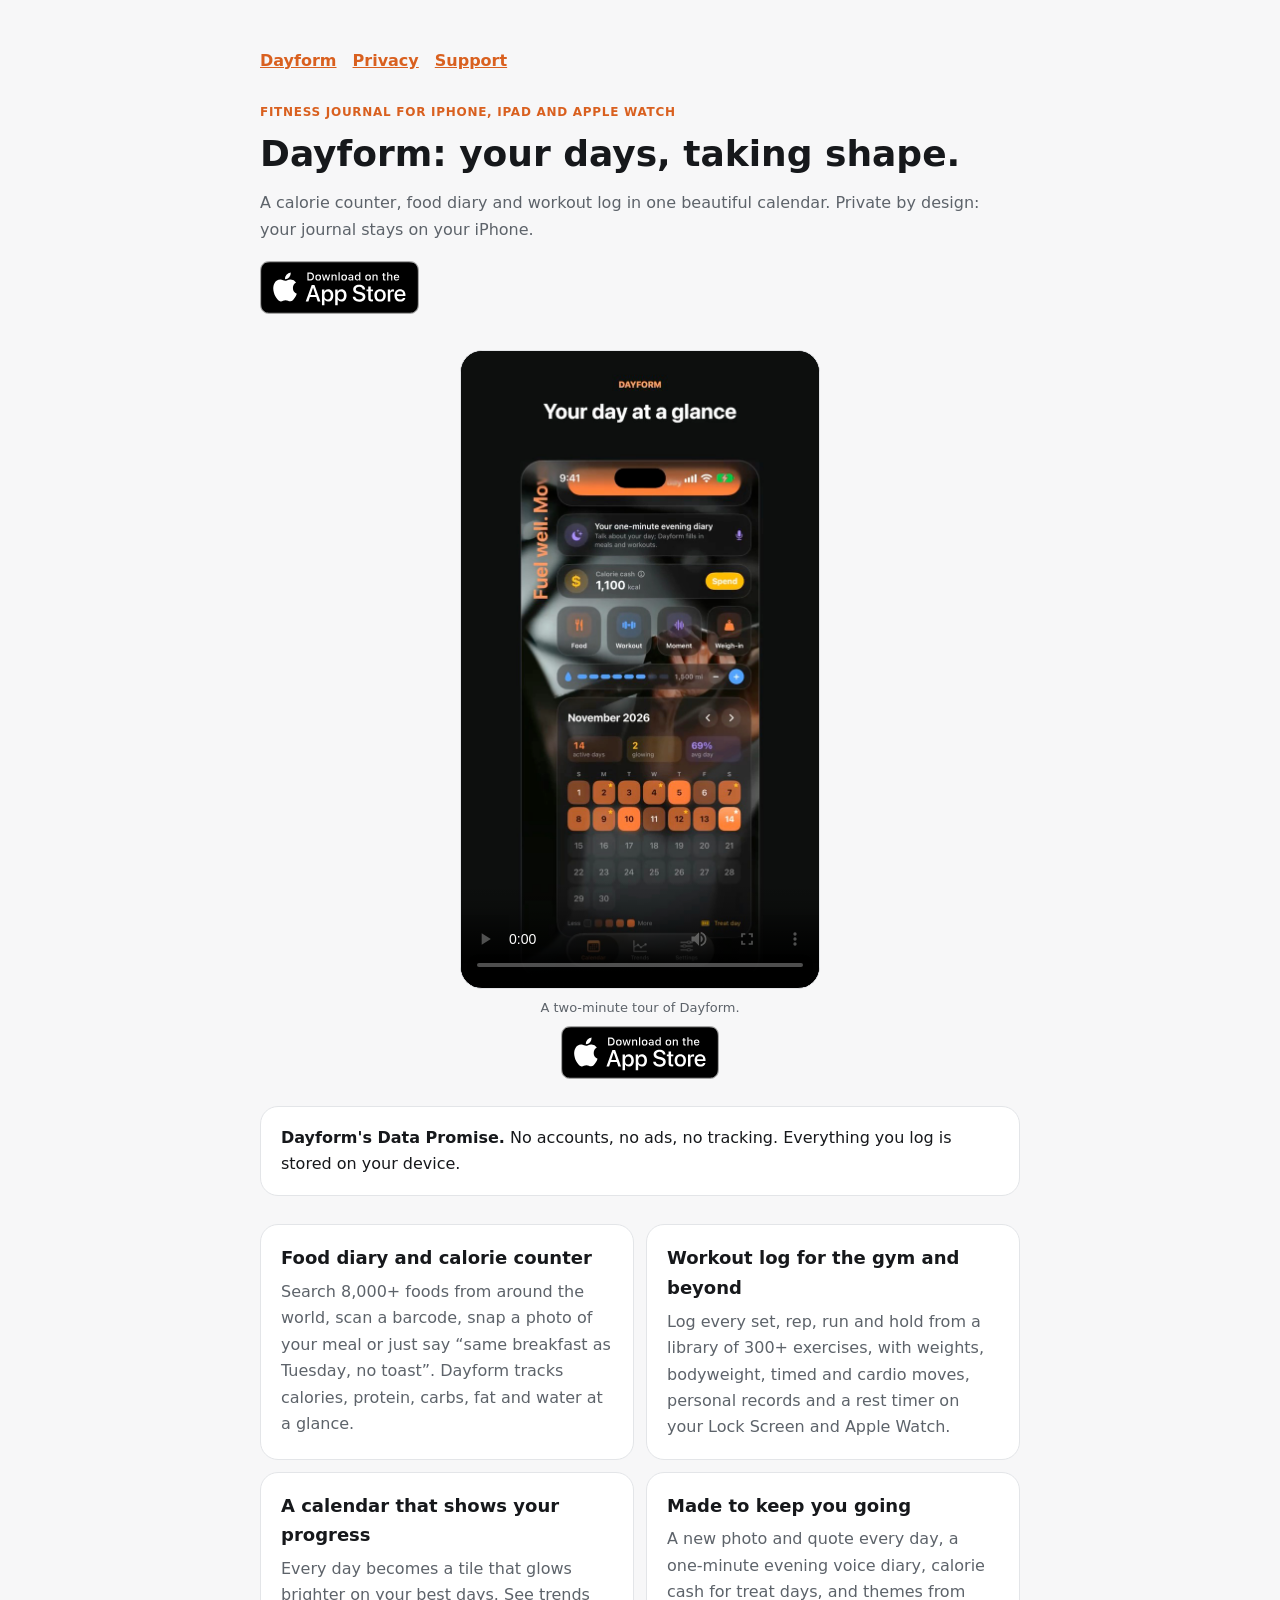
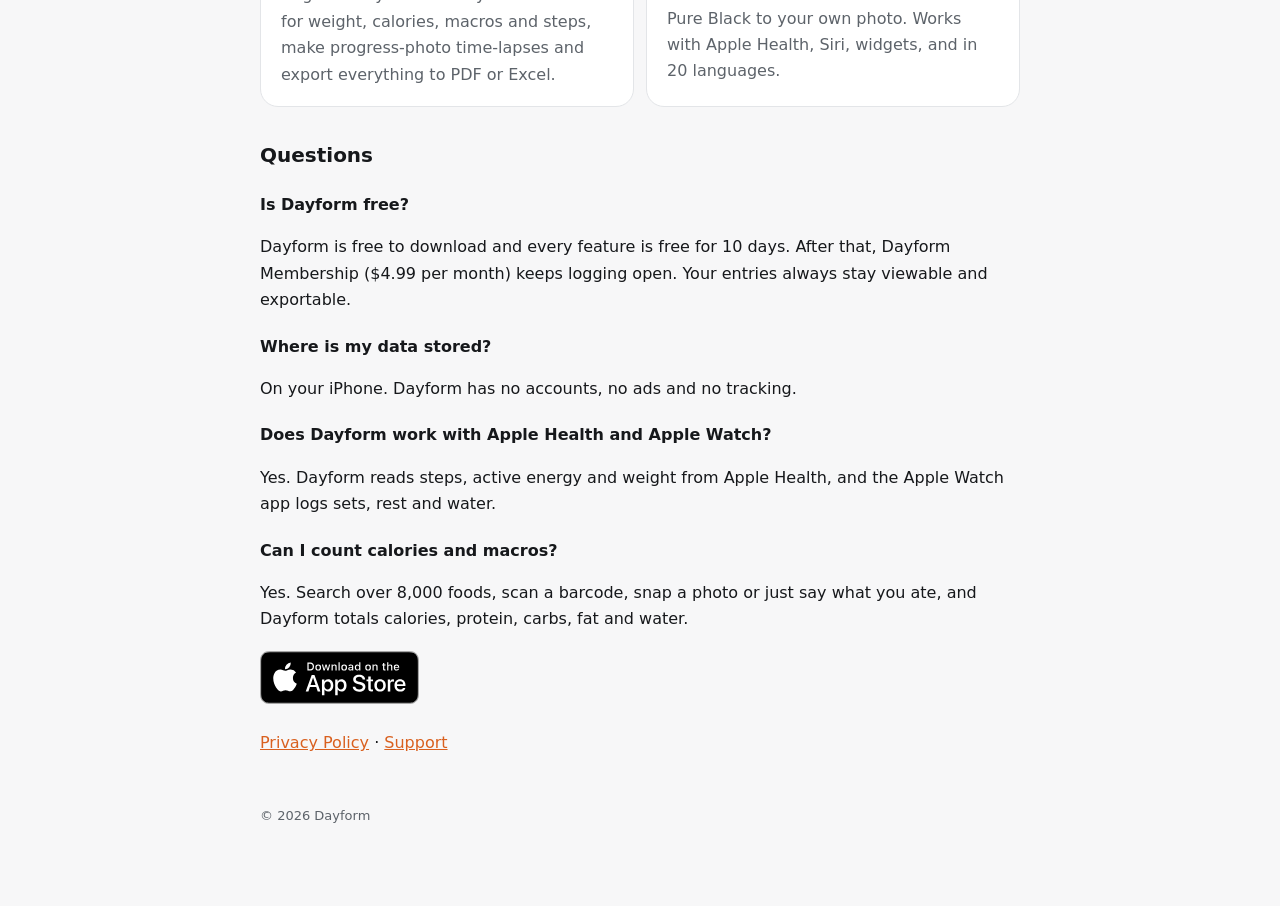
<file: index.html>
<!doctype html><html lang="en"><head><meta charset="utf-8"><meta name="viewport" content="width=device-width,initial-scale=1">
<title>Dayform: Calorie Counter, Food Diary & Workout Log for iPhone</title>
<meta name="description" content="Dayform is a private food diary, calorie and macro tracker and workout log for iPhone, iPad and Apple Watch. Log meals by voice, photo or barcode and see your days in one beautiful calendar.">
<link rel="canonical" href="https://frederickajay.github.io/dayform-site/">
<meta name="apple-itunes-app" content="app-id=6834486675">
<meta name="theme-color" content="#0e0f11">
<link rel="icon" type="image/png" sizes="32x32" href="media/favicon-32.png">
<link rel="icon" type="image/png" sizes="192x192" href="media/icon-192.png">
<link rel="apple-touch-icon" href="media/apple-touch-icon.png">
<meta property="og:type" content="website">
<meta property="og:site_name" content="Dayform">
<meta property="og:title" content="Dayform: your days, taking shape">
<meta property="og:description" content="Calories, macros and workouts in one beautiful calendar. Log by voice, photo or barcode. Private on your iPhone.">
<meta property="og:url" content="https://frederickajay.github.io/dayform-site/">
<meta property="og:image" content="https://frederickajay.github.io/dayform-site/media/dayform-share.jpg">
<meta property="og:image:width" content="1200"><meta property="og:image:height" content="630">
<meta property="og:image:alt" content="Dayform app showing a calorie ring, macros and a calendar of active days">
<meta property="og:video" content="https://frederickajay.github.io/dayform-site/media/dayform-film.mp4">
<meta property="og:video:type" content="video/mp4">
<meta name="twitter:card" content="summary_large_image">
<meta name="twitter:title" content="Dayform: your days, taking shape">
<meta name="twitter:description" content="Calories, macros and workouts in one beautiful calendar. Private on your iPhone.">
<meta name="twitter:image" content="https://frederickajay.github.io/dayform-site/media/dayform-share.jpg">
<link rel="stylesheet" href="style.css">
<script type="application/ld+json">
{"@context":"https://schema.org","@graph":[
{"@type":"MobileApplication","name":"Dayform: Fitness Journal","operatingSystem":"iOS 17.0 or later","applicationCategory":"HealthApplication",
"description":"A private food diary, calorie and macro tracker and workout log for iPhone, iPad and Apple Watch.",
"url":"https://frederickajay.github.io/dayform-site/","downloadUrl":"https://apps.apple.com/app/dayform-fitness-journal/id6834486675",
"installUrl":"https://apps.apple.com/app/dayform-fitness-journal/id6834486675","image":"https://frederickajay.github.io/dayform-site/media/dayform-share.jpg",
"offers":{"@type":"Offer","price":"0","priceCurrency":"USD","description":"Free 10-day trial, then Dayform Membership at $4.99 per month"},
"author":{"@type":"Person","name":"Frederick Mahil"}},
{"@type":"VideoObject","name":"A two-minute tour of Dayform","description":"See how Dayform logs meals, workouts and moments in one calendar.",
"thumbnailUrl":"https://frederickajay.github.io/dayform-site/media/dayform-film-poster.jpg","contentUrl":"https://frederickajay.github.io/dayform-site/media/dayform-film.mp4","uploadDate":"2026-11-15","duration":"PT2M10S"},
{"@type":"FAQPage","mainEntity":[
{"@type":"Question","name":"Is Dayform free?","acceptedAnswer":{"@type":"Answer","text":"Dayform is free to download and every feature is free for 10 days. After that, Dayform Membership ($4.99 per month) keeps logging open. Your entries always stay viewable and exportable."}},
{"@type":"Question","name":"Where is my data stored?","acceptedAnswer":{"@type":"Answer","text":"On your iPhone. Dayform has no accounts, no ads and no tracking."}},
{"@type":"Question","name":"Does Dayform work with Apple Health and Apple Watch?","acceptedAnswer":{"@type":"Answer","text":"Yes. Dayform reads steps, active energy and weight from Apple Health, and the Apple Watch app logs sets, rest and water."}},
{"@type":"Question","name":"Can I count calories and macros?","acceptedAnswer":{"@type":"Answer","text":"Yes. Search over 8,000 foods, scan a barcode, snap a photo or just say what you ate, and Dayform totals calories, protein, carbs, fat and water."}}]}
]}
</script>
</head>
<body><main><nav><a href="./">Dayform</a><a href="privacy.html">Privacy</a><a href="support.html">Support</a></nav>
<span class="eyebrow">Fitness journal for iPhone, iPad and Apple Watch</span><h1>Dayform: your days, taking shape.</h1>
<p class="muted">A calorie counter, food diary and workout log in one beautiful calendar. Private by design: your journal stays on your iPhone.</p>
<p class="store top"><a href="https://apps.apple.com/app/dayform-fitness-journal/id6834486675" aria-label="Download Dayform on the App Store"><img src="media/download-on-the-app-store.svg" alt="Download on the App Store" width="160" height="53"></a></p>
<figure class="film"><video controls playsinline preload="metadata" poster="media/dayform-film-poster.jpg" width="720" height="1280">
<source src="media/dayform-film.mp4" type="video/mp4">Your browser can't play this video. <a href="media/dayform-film.mp4">Download the Dayform film</a>.</video>
<figcaption class="muted">A two-minute tour of Dayform.</figcaption></figure>
<p class="store after-film"><a href="https://apps.apple.com/app/dayform-fitness-journal/id6834486675" aria-label="Download Dayform on the App Store"><img src="media/download-on-the-app-store.svg" alt="Download on the App Store" width="160" height="53"></a></p>
<div class="card"><strong>Dayform's Data Promise.</strong> No accounts, no ads, no tracking. Everything you log is stored on your device.</div>

<section class="features">
<div class="card"><h2>Food diary and calorie counter</h2><p>Search 8,000+ foods from around the world, scan a barcode, snap a photo of your meal or just say “same breakfast as Tuesday, no toast”. Dayform tracks calories, protein, carbs, fat and water at a glance.</p></div>
<div class="card"><h2>Workout log for the gym and beyond</h2><p>Log every set, rep, run and hold from a library of 300+ exercises, with weights, bodyweight, timed and cardio moves, personal records and a rest timer on your Lock Screen and Apple Watch.</p></div>
<div class="card"><h2>A calendar that shows your progress</h2><p>Every day becomes a tile that glows brighter on your best days. See trends for weight, calories, macros and steps, make progress-photo time-lapses and export everything to PDF or Excel.</p></div>
<div class="card"><h2>Made to keep you going</h2><p>A new photo and quote every day, a one-minute evening voice diary, calorie cash for treat days, and themes from Pure Black to your own photo. Works with Apple Health, Siri, widgets, and in 20 languages.</p></div>
</section>

<h2>Questions</h2>
<h3>Is Dayform free?</h3><p>Dayform is free to download and every feature is free for 10 days. After that, Dayform Membership ($4.99 per month) keeps logging open. Your entries always stay viewable and exportable.</p>
<h3>Where is my data stored?</h3><p>On your iPhone. Dayform has no accounts, no ads and no tracking.</p>
<h3>Does Dayform work with Apple Health and Apple Watch?</h3><p>Yes. Dayform reads steps, active energy and weight from Apple Health, and the Apple Watch app logs sets, rest and water.</p>
<h3>Can I count calories and macros?</h3><p>Yes. Search over 8,000 foods, scan a barcode, snap a photo or just say what you ate, and Dayform totals calories, protein, carbs, fat and water.</p>
<p class="store"><a href="https://apps.apple.com/app/dayform-fitness-journal/id6834486675" aria-label="Download Dayform on the App Store"><img src="media/download-on-the-app-store.svg" alt="Download on the App Store" width="160" height="53"></a></p>

<p><a href="privacy.html">Privacy Policy</a> · <a href="support.html">Support</a></p><footer>© 2026 Dayform</footer></main></body></html>
</file>
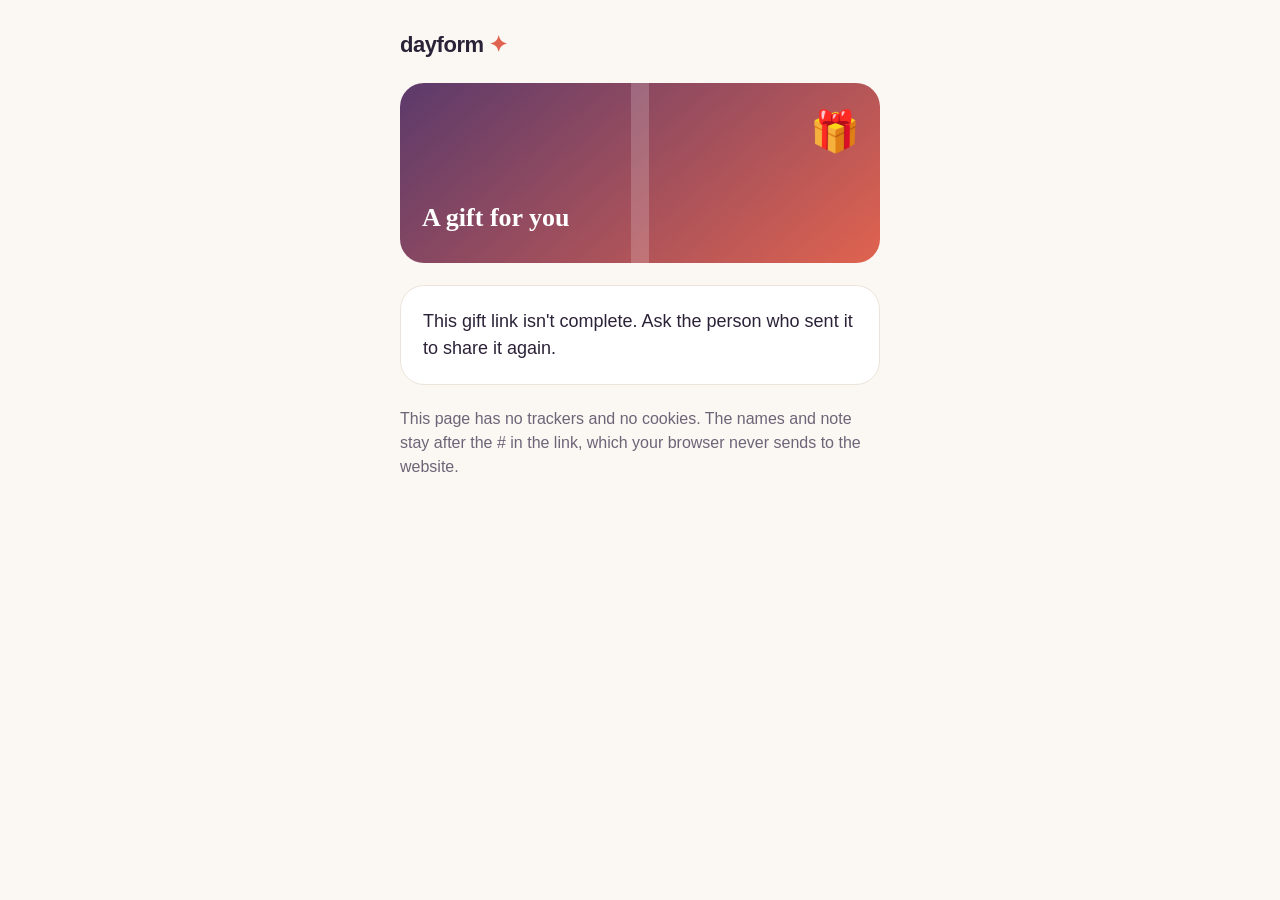
<file: g/index.html>
<!doctype html>
<html lang="en" dir="ltr">
<head>
<meta charset="utf-8">
<meta name="viewport" content="width=device-width, initial-scale=1, viewport-fit=cover">
<meta name="referrer" content="no-referrer">
<meta name="robots" content="noindex">
<meta http-equiv="Content-Security-Policy" content="default-src 'none'; style-src 'unsafe-inline'; script-src 'unsafe-inline'; connect-src https://m38yf5f7va.execute-api.ap-southeast-2.amazonaws.com; base-uri 'none'; form-action 'none'">
<title>A gift for you · Dayform</title>
<!-- Generated by build.py from template.html, strings-new.json and the app's Localizable.xcstrings. Edit those, not index.html. -->
<style>
  :root { --bg:#FBF7F2; --card:#FFFFFF; --ink:#2B2238; --soft:#6E6478; --accent:#E0634F; --plum:#5B3A6B; --plum-ink:#FFFFFF; --line:#ECE4DA; --sunken:#F3ECE3; --wrap1:#5B3A6B; --wrap2:#E0634F; }
  @media (prefers-color-scheme: dark) { :root { --bg:#17131C; --card:#221C29; --ink:#F6F0EA; --soft:#B9AFC2; --plum:#C9A7DB; --plum-ink:#1B1420; --line:#3A3242; --sunken:#1D1823; --wrap1:#3E2850; --wrap2:#B54A3A; } }
  * { box-sizing:border-box; }
  body { margin:0; background:var(--bg); color:var(--ink); font:18px/1.5 -apple-system,BlinkMacSystemFont,"Segoe UI",Roboto,sans-serif; -webkit-font-smoothing:antialiased; }
  main { max-width:520px; margin:0 auto; padding:28px 20px calc(40px + env(safe-area-inset-bottom)); display:flex; flex-direction:column; gap:22px; }
  .brand { font-weight:700; letter-spacing:-.02em; font-size:22px; }
  .brand span { color:var(--accent); }
  h1 { font-size:32px; line-height:1.15; letter-spacing:-.02em; margin:0; font-family:"Iowan Old Style",Georgia,serif; font-weight:600; }
  .card { background:var(--card); border:1px solid var(--line); border-radius:24px; padding:22px; display:flex; flex-direction:column; gap:14px; }
  .gift { border-radius:24px; padding:26px 22px; color:#fff; background:linear-gradient(140deg,var(--wrap1),var(--wrap2)); display:flex; flex-direction:column; gap:10px; min-height:180px; justify-content:flex-end; position:relative; overflow:hidden; }
  .gift::before { content:""; position:absolute; inset:0 auto 0 50%; width:18px; margin-inline-start:-9px; background:rgba(255,255,255,.18); }
  .gift .bow { position:absolute; top:18px; inset-inline-end:20px; font-size:40px; }
  .gift .to { font-size:15px; opacity:.85; margin:0; }
  .gift .title { font-family:"Iowan Old Style",Georgia,serif; font-size:26px; font-weight:600; margin:0; position:relative; }
  .gift .note { white-space:pre-line; overflow-wrap:anywhere; margin:0; font-size:17px; position:relative; }
  .muted { color:var(--soft); font-size:16px; margin:0; }
  .code { direction:ltr; unicode-bidi:isolate; text-align:center; font-size:22px; font-weight:700; letter-spacing:.06em; background:var(--sunken); border:1px solid var(--line); border-radius:16px; padding:12px 10px; overflow-wrap:anywhere; -webkit-user-select:all; user-select:all; }
  a.action, button.action { display:flex; align-items:center; justify-content:center; text-align:center; width:100%; min-height:58px; border-radius:18px; border:0; font:inherit; font-size:19px; font-weight:650; background:var(--plum); color:var(--plum-ink); cursor:pointer; text-decoration:none; padding:10px 16px; }
  button.action[disabled] { opacity:.6; cursor:default; }
  label.switch { display:flex; align-items:center; gap:12px; font-size:17px; cursor:pointer; }
  label.switch input { width:22px; height:22px; accent-color:var(--plum); flex:none; }
  .hidden { display:none !important; }
</style>
</head>
<body>
<main>
  <div class="brand">dayform<span> ✦</span></div>

  <div id="gift" class="gift hidden" aria-live="polite">
    <div class="bow" aria-hidden="true">🎁</div>
    <p id="to" class="to hidden"></p>
    <p id="title" class="title"></p>
    <p id="note" class="note hidden" dir="auto"></p>
  </div>

  <section id="open" class="hidden" style="display:flex;flex-direction:column;gap:18px">
    <h1 id="headline"></h1>
    <label class="switch"><input id="tell" type="checkbox" checked><span id="tellText"></span></label>
    <button id="go" class="action" type="button"></button>
    <p id="iphone" class="muted hidden"></p>
  </section>

  <section id="message" class="card hidden"><p id="messageText" style="margin:0"></p></section>

  <section id="ready" class="hidden" style="display:flex;flex-direction:column;gap:18px">
    <h1 id="readyTitle"></h1>
    <p id="readyText" class="muted"></p>
    <a id="redeem" class="action" rel="noopener"></a>
    <div id="code" class="code"></div>
  </section>

  <p id="privacy" class="muted"></p>
  <noscript><section class="card"><p class="muted">Open this link on your iPhone with JavaScript turned on, or open it in Dayform.</p></section></noscript>
</main>
<script>
(function () {
  'use strict';
  var API = 'https://m38yf5f7va.execute-api.ap-southeast-2.amazonaws.com';
  var APP_STORE_ID = '6834486675';
  var STR = {"broken": {"ar": "رابط هذه الهدية غير مكتمل. اطلب ممن أرسلها مشاركته مجددًا.", "de": "Dieser Geschenk-Link ist unvollständig. Bitte die Person, die ihn geschickt hat, ihn noch einmal zu teilen.", "en": "This gift link isn't complete. Ask the person who sent it to share it again.", "es": "Este enlace de regalo está incompleto. Pide a quien te lo envió que vuelva a compartirlo.", "fr": "Ce lien de cadeau est incomplet. Demandez à la personne qui l'a envoyé de le partager à nouveau.", "id": "Tautan hadiah ini tidak lengkap. Minta pengirimnya untuk membagikannya lagi.", "it": "Questo link del regalo è incompleto. Chiedi a chi l'ha inviato di condividerlo di nuovo.", "ja": "このギフトのリンクは不完全です。贈った人にもう一度シェアしてもらってください。", "ko": "선물 링크가 완전하지 않아요. 보낸 사람에게 다시 공유해 달라고 하세요.", "nl": "Deze cadeaulink is niet compleet. Vraag de afzender om hem opnieuw te delen.", "pl": "Ten link do prezentu jest niekompletny. Poproś osobę, która go wysłała, by udostępniła go ponownie.", "pt-BR": "Este link de presente está incompleto. Peça para quem o enviou compartilhar de novo.", "ru": "Ссылка на подарок неполная. Попросите отправителя поделиться ею ещё раз.", "th": "ลิงก์ของขวัญนี้ไม่สมบูรณ์ ขอให้ผู้ส่งแชร์ลิงก์อีกครั้ง", "tr": "Bu hediye bağlantısı eksik. Gönderen kişiden bağlantıyı tekrar paylaşmasını iste.", "uk": "Посилання на подарунок неповне. Попросіть відправника поділитися ним ще раз.", "vi": "Liên kết quà tặng này chưa đầy đủ. Hãy nhờ người gửi chia sẻ lại.", "zh-Hans": "这个礼物链接不完整。请让送礼人重新分享一次。", "zh-Hant": "這個禮物連結不完整。請送禮者重新分享一次。"}, "cancelled": {"ar": "ألغى مُرسِل هذه الهدية إرسالها.", "de": "Die Person, die dir dieses Geschenk geschickt hat, hat es storniert.", "en": "This gift was cancelled by the person who sent it.", "es": "La persona que te lo envió ha cancelado este regalo.", "fr": "Ce cadeau a été annulé par la personne qui l'a envoyé.", "id": "Hadiah ini dibatalkan oleh pengirimnya.", "it": "Questo regalo è stato annullato da chi l'ha inviato.", "ja": "このギフトは贈った人によってキャンセルされました。", "ko": "보낸 사람이 이 선물을 취소했어요.", "nl": "Dit cadeau is geannuleerd door de afzender.", "pl": "Ten prezent został anulowany przez osobę, która go wysłała.", "pt-BR": "Este presente foi cancelado por quem o enviou.", "ru": "Отправитель отменил этот подарок.", "th": "ผู้ส่งยกเลิกของขวัญนี้แล้ว", "tr": "Bu hediye, gönderen kişi tarafından iptal edildi.", "uk": "Відправник скасував цей подарунок.", "vi": "Người gửi đã hủy món quà này.", "zh-Hans": "送礼人已取消这份礼物。", "zh-Hant": "送禮者已取消這份禮物。"}, "claim": {"ar": "الاستلام عبر Apple", "de": "Bei Apple einlösen", "en": "Claim with Apple", "es": "Canjear con Apple", "fr": "Récupérer avec Apple", "id": "Klaim lewat Apple", "it": "Riscatta con Apple", "ja": "Appleで受け取る", "ko": "Apple에서 받기", "nl": "Claim via Apple", "pl": "Odbierz przez Apple", "pt-BR": "Resgatar com a Apple", "ru": "Получить через Apple", "th": "รับผ่าน Apple", "tr": "Apple ile al", "uk": "Отримати через Apple", "vi": "Nhận qua Apple", "zh-Hans": "通过 Apple 领取", "zh-Hant": "透過 Apple 領取"}, "claimed": {"ar": "سبق فتح هذه الهدية على iPhone آخر أو بحساب Apple آخر.", "de": "Dieses Geschenk wurde schon auf einem anderen iPhone oder mit einem anderen Apple Account geöffnet.", "en": "This gift has already been opened on another iPhone or Apple Account.", "es": "Este regalo ya se ha abierto en otro iPhone o con otra cuenta de Apple.", "fr": "Ce cadeau a déjà été ouvert sur un autre iPhone ou compte Apple.", "id": "Hadiah ini sudah dibuka di iPhone atau Akun Apple lain.", "it": "Questo regalo è già stato aperto su un altro iPhone o con un altro Account Apple.", "ja": "このギフトは、すでに別のiPhoneまたはApple Accountで開封されています。", "ko": "이 선물은 이미 다른 iPhone이나 Apple 계정에서 열렸어요.", "nl": "Dit cadeau is al geopend op een andere iPhone of met een ander Apple Account.", "pl": "Ten prezent został już otwarty na innym iPhonie lub Koncie Apple.", "pt-BR": "Este presente já foi aberto em outro iPhone ou Conta Apple.", "ru": "Этот подарок уже открыт на другом iPhone или в другом Аккаунте Apple.", "th": "ของขวัญนี้ถูกเปิดบน iPhone หรือบัญชี Apple อื่นไปแล้ว", "tr": "Bu hediye zaten başka bir iPhone'da veya Apple Hesabında açılmış.", "uk": "Цей подарунок уже відкрито на іншому iPhone або в іншому обліковому записі Apple.", "vi": "Món quà này đã được mở trên một iPhone hoặc Tài khoản Apple khác.", "zh-Hans": "这份礼物已在另一台 iPhone 或另一个 Apple 账户上打开。", "zh-Hant": "這份禮物已在另一支 iPhone 或另一個 Apple 帳號上打開。"}, "expired": {"ar": "انتهت صلاحية هذه الهدية. يمكن لمن أرسلها أن يطلب استرداد المبلغ من Apple.", "de": "Dieses Geschenk ist abgelaufen. Wer es geschickt hat, kann bei Apple eine Rückerstattung anfordern.", "en": "This gift has expired. The person who sent it can ask Apple for a refund.", "es": "Este regalo ha caducado. Quien lo envió puede pedir un reembolso a Apple.", "fr": "Ce cadeau a expiré. La personne qui l'a envoyé peut demander un remboursement à Apple.", "id": "Hadiah ini sudah kedaluwarsa. Pengirimnya bisa meminta pengembalian dana ke Apple.", "it": "Questo regalo è scaduto. Chi l'ha inviato può chiedere un rimborso ad Apple.", "ja": "このギフトは有効期限が切れています。贈った人はAppleに返金を申請できます。", "ko": "이 선물은 만료됐어요. 보낸 사람은 Apple에 환불을 요청할 수 있어요.", "nl": "Dit cadeau is verlopen. De afzender kan Apple om terugbetaling vragen.", "pl": "Ten prezent wygasł. Osoba, która go wysłała, może poprosić Apple o zwrot pieniędzy.", "pt-BR": "Este presente expirou. Quem o enviou pode pedir reembolso à Apple.", "ru": "Срок действия подарка истёк. Отправитель может запросить у Apple возврат средств.", "th": "ของขวัญนี้หมดอายุแล้ว ผู้ส่งขอเงินคืนจาก Apple ได้", "tr": "Bu hediyenin süresi doldu. Gönderen kişi Apple'dan para iadesi isteyebilir.", "uk": "Термін дії подарунка минув. Відправник може попросити Apple повернути кошти.", "vi": "Món quà này đã hết hạn. Người gửi có thể yêu cầu Apple hoàn tiền.", "zh-Hans": "这份礼物已过期。送礼人可以向 Apple 申请退款。", "zh-Hant": "這份禮物已過期。送禮者可以向 Apple 申請退款。"}, "for": {"ar": "إلى %@", "de": "Für %@", "en": "For %@", "es": "Para %@", "fr": "Pour %@", "id": "Untuk %@", "it": "Per %@", "ja": "%@さんへ", "ko": "%@님에게", "nl": "Voor %@", "pl": "Dla: %@", "pt-BR": "Para %@", "ru": "Кому: %@", "th": "ถึง %@", "tr": "%@ için", "uk": "Кому: %@", "vi": "Gửi %@", "zh-Hans": "送给%@", "zh-Hant": "給%@"}, "forYou": {"ar": "هدية لك", "de": "Ein Geschenk für dich", "en": "A gift for you", "es": "Un regalo para ti", "fr": "Un cadeau pour vous", "id": "Hadiah untukmu", "it": "Un regalo per te", "ja": "あなたへのギフト", "ko": "당신을 위한 선물", "nl": "Een cadeau voor jou", "pl": "Prezent dla Ciebie", "pt-BR": "Um presente para você", "ru": "Подарок для вас", "th": "ของขวัญสำหรับคุณ", "tr": "Sana bir hediye", "uk": "Подарунок для вас", "vi": "Một món quà cho bạn", "zh-Hans": "给你的礼物", "zh-Hant": "給你的禮物"}, "from": {"ar": "هدية من %@", "de": "Ein Geschenk von %@", "en": "A gift from %@", "es": "Un regalo de %@", "fr": "Un cadeau de %@", "id": "Hadiah dari %@", "it": "Un regalo da parte di %@", "ja": "%@さんからのギフト", "ko": "%@님이 보낸 선물", "nl": "Een cadeau van %@", "pl": "Prezent od: %@", "pt-BR": "Um presente de %@", "ru": "%@ дарит вам подарок", "th": "ของขวัญจาก %@", "tr": "%@ sana bir hediye gönderdi", "uk": "%@ дарує вам подарунок", "vi": "Quà từ %@", "zh-Hans": "来自%@的礼物", "zh-Hant": "來自%@的禮物"}, "installed": {"ar": "افتح Dayform بعد تثبيته. سنتك مفعّلة بالفعل.", "de": "Öffne Dayform, sobald es installiert ist. Dein Jahr ist schon aktiv.", "en": "Open Dayform when it's installed. Your year is already active.", "es": "Abre Dayform cuando se haya instalado. Tu año ya está activo.", "fr": "Ouvre Dayform une fois installé. Ton année est déjà active.", "id": "Buka Dayform setelah terpasang. Satu tahunmu sudah aktif.", "it": "Apri Dayform quando è installata. Il tuo anno è già attivo.", "ja": "インストールが終わったら Dayform を開いてください。1年分はすでに有効です。", "ko": "설치가 끝나면 Dayform을 여세요. 1년 이용권은 이미 활성화되었습니다.", "nl": "Open Dayform zodra het is geïnstalleerd. Je jaar is al actief.", "pl": "Otwórz Dayform po instalacji. Twój rok jest już aktywny.", "pt-BR": "Abra o Dayform quando ele estiver instalado. Seu ano já está ativo.", "ru": "Откройте Dayform, когда приложение установится. Ваш год уже активен.", "th": "เปิด Dayform เมื่อติดตั้งเสร็จ ปีของคุณเริ่มใช้งานแล้ว", "tr": "Dayform yüklendiğinde aç. Yılın zaten etkin.", "uk": "Відкрийте Dayform, коли застосунок установиться. Ваш рік уже активний.", "vi": "Mở Dayform khi đã cài xong. Năm của bạn đã được kích hoạt.", "zh-Hans": "安装完成后打开 Dayform。你的一年会员已生效。", "zh-Hant": "安裝完成後打開 Dayform。你的一年會員已生效。"}, "iphone": {"ar": "افتح هذا على iPhone.", "de": "Öffne das auf deinem iPhone.", "en": "Open this on your iPhone.", "es": "Abre esto en tu iPhone.", "fr": "Ouvre ce lien sur ton iPhone.", "id": "Buka ini di iPhone-mu.", "it": "Apri questo link sul tuo iPhone.", "ja": "iPhone で開いてください。", "ko": "iPhone에서 여세요.", "nl": "Open dit op je iPhone.", "pl": "Otwórz to na iPhonie.", "pt-BR": "Abra isto no seu iPhone.", "ru": "Откройте эту ссылку на iPhone.", "th": "เปิดลิงก์นี้บน iPhone ของคุณ", "tr": "Bunu iPhone’unda aç.", "uk": "Відкрийте це посилання на iPhone.", "vi": "Hãy mở trên iPhone của bạn.", "zh-Hans": "请在 iPhone 上打开。", "zh-Hant": "請在 iPhone 上打開。"}, "later": {"ar": "هديتك في أمان. نحن نجهّزها، يُرجى المحاولة بعد قليل.", "de": "Dein Geschenk ist sicher. Wir bereiten es gerade vor; bitte versuche es etwas später noch einmal.", "en": "Your gift is safe. We're getting it ready, please try again in a little while.", "es": "Tu regalo está a salvo. Lo estamos preparando; inténtalo de nuevo en un rato.", "fr": "Votre cadeau est en sécurité. Nous le préparons, réessayez dans un petit moment.", "id": "Hadiahmu aman. Kami sedang menyiapkannya, silakan coba lagi sebentar lagi.", "it": "Il tuo regalo è al sicuro. Lo stiamo preparando, riprova tra poco.", "ja": "ギフトは大切に保管されています。ただいま準備中ですので、しばらくしてからもう一度お試しください。", "ko": "선물은 안전해요. 준비하고 있으니 잠시 후 다시 시도하세요.", "nl": "Je cadeau is veilig. We maken het klaar; probeer het over een poosje opnieuw.", "pl": "Twój prezent jest bezpieczny. Przygotowujemy go, spróbuj ponownie za chwilę.", "pt-BR": "Seu presente está seguro. Estamos preparando tudo; tente de novo daqui a pouco.", "ru": "Ваш подарок в сохранности. Мы его готовим — пожалуйста, попробуйте чуть позже.", "th": "ของขวัญของคุณยังปลอดภัย เรากำลังเตรียมให้ โปรดลองอีกครั้งในอีกสักครู่", "tr": "Hediyen güvende. Hazırlıyoruz, lütfen biraz sonra tekrar dene.", "uk": "Ваш подарунок у безпеці. Ми його готуємо, спробуйте ще раз трохи згодом.", "vi": "Món quà của bạn vẫn an toàn. Chúng tôi đang chuẩn bị, vui lòng thử lại sau ít phút.", "zh-Hans": "你的礼物安全无虞。我们正在准备，请稍后再试。", "zh-Hant": "你的禮物安全無虞。我們正在準備，請稍後再試。"}, "offline": {"ar": "اتصل بالإنترنت لفتح هديتك.", "de": "Verbinde dich mit dem Internet, um dein Geschenk zu öffnen.", "en": "Connect to the internet to open your gift.", "es": "Conéctate a internet para abrir tu regalo.", "fr": "Connectez-vous à Internet pour ouvrir votre cadeau.", "id": "Sambungkan ke internet untuk membuka hadiahmu.", "it": "Connettiti a Internet per aprire il tuo regalo.", "ja": "ギフトを開くには、インターネットに接続してください。", "ko": "선물을 열려면 인터넷에 연결하세요.", "nl": "Maak verbinding met internet om je cadeau te openen.", "pl": "Połącz się z internetem, aby otworzyć prezent.", "pt-BR": "Conecte-se à internet para abrir seu presente.", "ru": "Подключитесь к интернету, чтобы открыть подарок.", "th": "เชื่อมต่ออินเทอร์เน็ตเพื่อเปิดของขวัญ", "tr": "Hediyeni açmak için internete bağlan.", "uk": "Підключіться до інтернету, щоб відкрити подарунок.", "vi": "Hãy kết nối internet để mở quà.", "zh-Hans": "请连接互联网以打开你的礼物。", "zh-Hant": "請連上網路以打開你的禮物。"}, "open": {"ar": "افتح هديتك", "de": "Geschenk öffnen", "en": "Open your gift", "es": "Abre tu regalo", "fr": "Ouvrir ton cadeau", "id": "Buka hadiahmu", "it": "Apri il tuo regalo", "ja": "ギフトを開く", "ko": "선물 열기", "nl": "Open je cadeau", "pl": "Otwórz prezent", "pt-BR": "Abrir seu presente", "ru": "Открыть подарок", "th": "เปิดของขวัญของคุณ", "tr": "Hediyeni aç", "uk": "Відкрити подарунок", "vi": "Mở quà của bạn", "zh-Hans": "打开你的礼物", "zh-Hant": "打開你的禮物"}, "opening": {"ar": "جارٍ الفتح…", "de": "Wird geöffnet …", "en": "Opening…", "es": "Abriendo…", "fr": "Ouverture…", "id": "Membuka…", "it": "Apertura…", "ja": "開いています…", "ko": "여는 중…", "nl": "Bezig met openen…", "pl": "Otwieranie…", "pt-BR": "Abrindo…", "ru": "Открываем…", "th": "กำลังเปิด…", "tr": "Açılıyor…", "uk": "Відкриваємо…", "vi": "Đang mở…", "zh-Hans": "正在打开…", "zh-Hant": "正在打開…"}, "opensIn": {"ar": "تُفتح بعد %@", "de": "Öffnet sich in %@", "en": "Opens in %@", "es": "Se abre en %@", "fr": "S'ouvre dans %@", "id": "Dibuka dalam %@", "it": "Si apre tra %@", "ja": "開封まで%@", "ko": "%@ 후 열림", "nl": "Opent over %@", "pl": "Otwarcie za %@", "pt-BR": "Abre em %@", "ru": "Откроется через %@", "th": "เปิดได้ในอีก %@", "tr": "%@ sonra açılır", "uk": "Відкриється через %@", "vi": "Mở sau %@", "zh-Hans": "%@后开启", "zh-Hant": "%@ 後可打開"}, "paused": {"ar": "الهدايا متوقفة لفترة قصيرة. هديتك في أمان؛ يُرجى المحاولة لاحقًا.", "de": "Geschenke machen gerade eine kurze Pause. Dein Geschenk ist sicher; bitte versuche es später erneut.", "en": "Gifts are taking a short break. Your gift is safe; please try again later.", "es": "Los regalos se toman un breve descanso. Tu regalo está a salvo; inténtalo más tarde.", "fr": "Les cadeaux font une courte pause. Votre cadeau est en sécurité ; réessayez plus tard.", "id": "Hadiah sedang rehat sejenak. Hadiahmu aman; silakan coba lagi nanti.", "it": "I regali si stanno prendendo una breve pausa. Il tuo regalo è al sicuro; riprova più tardi.", "ja": "ギフト機能は少しの間お休み中です。あなたのギフトは安全に保管されています。後でもう一度お試しください。", "ko": "선물 기능이 잠시 쉬고 있어요. 선물은 안전하니 나중에 다시 시도하세요.", "nl": "Cadeaus nemen even pauze. Je cadeau is veilig; probeer het later opnieuw.", "pl": "Prezenty mają krótką przerwę. Twój prezent jest bezpieczny; spróbuj ponownie później.", "pt-BR": "Os presentes estão em uma pausa curta. Seu presente está seguro; tente de novo mais tarde.", "ru": "Подарки ненадолго на паузе. Ваш подарок в сохранности; пожалуйста, попробуйте позже.", "th": "ระบบของขวัญพักชั่วคราว ของขวัญของคุณยังปลอดภัย โปรดลองอีกครั้งภายหลัง", "tr": "Hediyeler kısa bir mola verdi. Hediyen güvende; lütfen daha sonra tekrar dene.", "uk": "Подарунки ненадовго на паузі. Ваш подарунок у безпеці; спробуйте пізніше.", "vi": "Tính năng quà tặng đang tạm nghỉ một chút. Món quà của bạn vẫn an toàn; vui lòng thử lại sau.", "zh-Hans": "礼物功能暂停片刻。你的礼物安全无虞，请稍后再试。", "zh-Hant": "禮物功能暫停片刻。你的禮物安全無虞，請稍後再試。"}, "privacy": {"ar": "لا تحتوي هذه الصفحة على أدوات تتبّع ولا ملفات تعريف ارتباط. الأسماء والرسالة موجودة بعد # في الرابط، ولا يرسلها متصفحك إلى الموقع أبدًا.", "de": "Diese Seite hat keine Tracker und keine Cookies. Namen und Nachricht stehen nach dem # im Link, den dein Browser nie an die Website sendet.", "en": "This page has no trackers and no cookies. The names and note stay after the # in the link, which your browser never sends to the website.", "es": "Esta página no tiene rastreadores ni cookies. Los nombres y la nota van después del # del enlace, y tu navegador nunca los envía al sitio web.", "fr": "Cette page n’a ni traceurs ni cookies. Les prénoms et le mot restent après le # du lien, que ton navigateur n’envoie jamais au site.", "id": "Halaman ini tanpa pelacak dan tanpa cookie. Nama dan pesan ada setelah # di tautan, yang tidak pernah dikirim browser ke situs web.", "it": "Questa pagina non ha tracker né cookie. I nomi e il messaggio restano dopo il # nel link, che il browser non invia mai al sito.", "ja": "このページにはトラッカーも Cookie もありません。名前とメッセージはリンクの # の後ろにあり、ブラウザがサイトに送ることはありません。", "ko": "이 페이지에는 추적기와 쿠키가 없습니다. 이름과 메시지는 링크의 # 뒤에 있으며, 브라우저는 이 부분을 웹사이트로 보내지 않습니다.", "nl": "Deze pagina heeft geen trackers en geen cookies. De namen en het bericht staan na de # in de link, die je browser nooit naar de website stuurt.", "pl": "Ta strona nie ma trackerów ani plików cookie. Imiona i liścik są po znaku # w linku, którego przeglądarka nigdy nie wysyła do witryny.", "pt-BR": "Esta página não tem rastreadores nem cookies. Os nomes e o recado ficam depois do # no link, que o navegador nunca envia ao site.", "ru": "На этой странице нет трекеров и cookie. Имена и записка стоят после # в ссылке, а эту часть браузер никогда не отправляет сайту.", "th": "หน้านี้ไม่มีตัวติดตามและไม่มีคุกกี้ ชื่อและข้อความอยู่หลังเครื่องหมาย # ในลิงก์ ซึ่งเบราว์เซอร์จะไม่ส่งไปยังเว็บไซต์", "tr": "Bu sayfada izleyici ve çerez yok. İsimler ve not, bağlantıdaki # işaretinden sonra durur; tarayıcın bunu siteye hiç göndermez.", "uk": "На цій сторінці немає трекерів і cookie. Імена й записка стоять після # у посиланні, а цю частину браузер ніколи не надсилає сайту.", "vi": "Trang này không có trình theo dõi và không có cookie. Tên và lời nhắn nằm sau dấu # trong liên kết, phần mà trình duyệt không bao giờ gửi đến trang web.", "zh-Hans": "此页面没有跟踪器，也没有 Cookie。名字和留言在链接的 # 之后，浏览器从不会把这部分发送给网站。", "zh-Hant": "此頁面沒有追蹤器，也沒有 Cookie。名字和留言在連結的 # 之後，瀏覽器從不會把這部分傳送給網站。"}, "tell": {"ar": "إعلام %@ بأنك فتحتها", "de": "%@ Bescheid geben, dass es geöffnet wurde", "en": "Let %@ know it was opened", "es": "Avisar a %@ de que lo has abierto", "fr": "Dire à %@ que vous l'avez ouvert", "id": "Beri tahu %@ bahwa hadiahnya sudah dibuka", "it": "Fai sapere a %@ che l'hai aperto", "ja": "開けたことを%@さんに知らせる", "ko": "%@님에게 선물을 열었다고 알리기", "nl": "Laat %@ weten dat je het hebt geopend", "pl": "%@ dowie się, że prezent został otwarty", "pt-BR": "Avisar %@ que você abriu", "ru": "%@ узнает, что подарок открыт", "th": "บอก %@ ว่าเปิดแล้ว", "tr": "Açıldığını %@ bilsin", "uk": "%@ дізнається, що подарунок відкрито", "vi": "Báo cho %@ biết quà đã được mở", "zh-Hans": "告诉%@礼物已打开", "zh-Hant": "讓%@知道禮物已打開"}, "tellAny": {"ar": "إعلام المُرسِل بأنك فتحتها", "de": "Bescheid geben, dass es geöffnet wurde", "en": "Let them know it was opened", "es": "Avisarle de que lo has abierto", "fr": "Lui dire que vous l'avez ouvert", "id": "Beri tahu dia bahwa hadiahnya sudah dibuka", "it": "Fagli sapere che l'hai aperto", "ja": "開けたことを相手に知らせる", "ko": "선물을 열었다고 알리기", "nl": "Laat weten dat je het hebt geopend", "pl": "Daj znać, że prezent został otwarty", "pt-BR": "Avisar que você abriu", "ru": "Сообщить, что подарок открыт", "th": "บอกผู้ให้ว่าเปิดแล้ว", "tr": "Açıldığını gönderen bilsin", "uk": "Повідомити, що подарунок відкрито", "vi": "Báo cho người tặng biết quà đã được mở", "zh-Hans": "告诉对方礼物已打开", "zh-Hant": "讓對方知道禮物已打開"}, "unreachable": {"ar": "تعذّر على Dayform الوصول إلى خدمة الهدايا. لم يضِع شيء؛ حاول مجددًا عند اتصالك بالإنترنت.", "de": "Dayform konnte den Geschenkdienst nicht erreichen. Nichts geht verloren; versuche es erneut, wenn du online bist.", "en": "Dayform could not reach the gift service. Nothing is lost; try again when you are online.", "es": "Dayform no pudo conectar con el servicio de regalos. No se pierde nada; inténtalo de nuevo cuando tengas conexión.", "fr": "Dayform n'a pas pu joindre le service de cadeaux. Rien n'est perdu ; réessayez une fois en ligne.", "id": "Dayform tidak dapat menghubungi layanan hadiah. Tidak ada yang hilang; coba lagi saat kamu online.", "it": "Dayform non è riuscito a raggiungere il servizio regali. Non si perde nulla; riprova quando sei online.", "ja": "Dayformがギフトサービスに接続できませんでした。何も失われていません。オンラインのときにもう一度お試しください。", "ko": "Dayform이 선물 서비스에 연결하지 못했어요. 잃어버린 것은 없어요. 온라인 상태일 때 다시 시도하세요.", "nl": "Dayform kon de cadeauserver niet bereiken. Er gaat niets verloren; probeer het opnieuw als je online bent.", "pl": "Dayform nie może połączyć się z usługą prezentów. Nic nie przepadło; spróbuj ponownie, gdy będziesz online.", "pt-BR": "O Dayform não conseguiu acessar o serviço de presentes. Nada foi perdido; tente de novo quando estiver online.", "ru": "Dayform не удалось связаться с сервисом подарков. Ничего не потеряно; попробуйте снова, когда будете в сети.", "th": "Dayform เชื่อมต่อบริการของขวัญไม่ได้ ไม่มีอะไรสูญหาย ลองอีกครั้งเมื่อออนไลน์", "tr": "Dayform hediye hizmetine ulaşamadı. Hiçbir şey kaybolmadı; çevrimiçi olduğunda tekrar dene.", "uk": "Dayform не вдалося зв'язатися із сервісом подарунків. Нічого не втрачено; спробуйте ще раз, коли будете онлайн.", "vi": "Dayform không kết nối được với dịch vụ quà tặng. Không có gì bị mất; hãy thử lại khi bạn có mạng.", "zh-Hans": "Dayform 无法连接礼物服务。没有任何数据丢失，联网后请重试。", "zh-Hant": "Dayform 無法連線至禮物服務。沒有任何資料遺失，連上網路後請再試一次。"}, "usedTwo": {"ar": "استخدم حساب Apple هذا هديتين من Dayform بالفعل. يمكن لـ %@ أن يطلب استرداد المبلغ من Apple.", "de": "Mit diesem Apple Account wurden schon zwei Dayform-Geschenke eingelöst. %@ kann bei Apple eine Rückerstattung anfordern.", "en": "This Apple Account has already used two Dayform gifts. %@ can ask Apple for a refund.", "es": "Esta cuenta de Apple ya ha usado dos regalos de Dayform. %@ puede pedir un reembolso a Apple.", "fr": "Ce compte Apple a déjà utilisé deux cadeaux Dayform. %@ peut demander un remboursement à Apple.", "id": "Akun Apple ini sudah memakai dua hadiah Dayform. %@ bisa meminta pengembalian dana ke Apple.", "it": "Questo Account Apple ha già usato due regali Dayform. %@ può chiedere un rimborso ad Apple.", "ja": "このApple Accountでは、すでにDayformのギフトを2回使っています。%@さんはAppleに返金を申請できます。", "ko": "이 Apple 계정은 이미 Dayform 선물을 두 번 사용했어요. %@님은 Apple에 환불을 요청할 수 있어요.", "nl": "Dit Apple Account heeft al twee Dayform-cadeaus gebruikt. %@ kan Apple om terugbetaling vragen.", "pl": "To Konto Apple wykorzystało już dwa prezenty Dayform. %@ może poprosić Apple o zwrot pieniędzy.", "pt-BR": "Esta Conta Apple já usou dois presentes do Dayform. %@ pode pedir reembolso à Apple.", "ru": "С этим Аккаунтом Apple уже получено два подарка Dayform. %@ может запросить у Apple возврат средств.", "th": "บัญชี Apple นี้ใช้ของขวัญ Dayform ครบสองครั้งแล้ว %@ ขอเงินคืนจาก Apple ได้", "tr": "Bu Apple Hesabı zaten iki Dayform hediyesi kullandı. %@ Apple'dan para iadesi isteyebilir.", "uk": "З цим обліковим записом Apple уже використано два подарунки Dayform. %@ може попросити Apple повернути кошти.", "vi": "Tài khoản Apple này đã dùng hai món quà Dayform. %@ có thể yêu cầu Apple hoàn tiền.", "zh-Hans": "此 Apple 账户已使用过两份 Dayform 礼物。%@可以向 Apple 申请退款。", "zh-Hant": "這個 Apple 帳號已使用過兩份 Dayform 禮物。%@可以向 Apple 申請退款。"}, "usedTwoAny": {"ar": "استخدم حساب Apple هذا هديتين من Dayform بالفعل. يمكن لمن أرسلها طلب استرداد المبلغ من Apple.", "de": "Mit diesem Apple Account wurden schon zwei Dayform-Geschenke eingelöst. Wer es geschickt hat, kann bei Apple eine Rückerstattung anfordern.", "en": "This Apple Account has already used two Dayform gifts. The person who sent it can ask Apple for a refund.", "es": "Esta cuenta de Apple ya ha usado dos regalos de Dayform. Quien lo envió puede pedir un reembolso a Apple.", "fr": "Ce compte Apple a déjà utilisé deux cadeaux Dayform. La personne qui l'a envoyé peut demander un remboursement à Apple.", "id": "Akun Apple ini sudah memakai dua hadiah Dayform. Pengirimnya bisa meminta pengembalian dana ke Apple.", "it": "Questo Account Apple ha già usato due regali Dayform. Chi l'ha inviato può chiedere un rimborso ad Apple.", "ja": "このApple Accountでは、すでにDayformのギフトを2回使っています。贈った人はAppleに返金を申請できます。", "ko": "이 Apple 계정은 이미 Dayform 선물을 두 번 사용했어요. 보낸 사람은 Apple에 환불을 요청할 수 있어요.", "nl": "Met dit Apple Account zijn al twee Dayform-cadeaus gebruikt. De afzender kan Apple om terugbetaling vragen.", "pl": "To Konto Apple wykorzystało już dwa prezenty Dayform. Osoba, która go wysłała, może poprosić Apple o zwrot pieniędzy.", "pt-BR": "Esta Conta Apple já usou dois presentes do Dayform. Quem enviou pode pedir reembolso à Apple.", "ru": "С этим Аккаунтом Apple уже получено два подарка Dayform. Отправитель может запросить у Apple возврат средств.", "th": "บัญชี Apple นี้ใช้ของขวัญ Dayform ครบสองครั้งแล้ว ผู้ส่งขอเงินคืนจาก Apple ได้", "tr": "Bu Apple Hesabı zaten iki Dayform hediyesi kullandı. Hediyeyi gönderen kişi Apple'dan iade isteyebilir.", "uk": "З цим обліковим записом Apple уже використано два подарунки Dayform. Відправник може попросити Apple повернути кошти.", "vi": "Tài khoản Apple này đã dùng hai món quà Dayform. Người gửi có thể yêu cầu Apple hoàn tiền.", "zh-Hans": "此 Apple 账户已使用过两份 Dayform 礼物。赠送者可以向 Apple 申请退款。", "zh-Hant": "這個 Apple 帳號已經使用過兩份 Dayform 禮物。送禮的人可以向 Apple 申請退款。"}, "waiting": {"ar": "هناك شيء بانتظارك", "de": "Hier wartet etwas auf dich", "en": "Something's waiting for you", "es": "Algo te está esperando", "fr": "Une surprise vous attend", "id": "Ada sesuatu untukmu", "it": "Qualcosa ti aspetta", "ja": "あなたに何か届いています", "ko": "무언가 기다리고 있어요", "nl": "Er ligt iets voor je klaar", "pl": "Coś na Ciebie czeka", "pt-BR": "Tem algo esperando por você", "ru": "Вас кое-что ждёт", "th": "มีบางอย่างรอคุณอยู่", "tr": "Seni bir şey bekliyor", "uk": "На вас дещо чекає", "vi": "Có điều gì đó đang chờ bạn", "zh-Hans": "有份惊喜在等你", "zh-Hant": "有份驚喜在等你"}, "year": {"ar": "سنة من Dayform", "de": "Ein Jahr Dayform", "en": "A year of Dayform", "es": "Un año de Dayform", "fr": "Un an de Dayform", "id": "Setahun Dayform", "it": "Un anno di Dayform", "ja": "Dayformの1年分", "ko": "Dayform 1년", "nl": "Een jaar Dayform", "pl": "Rok z Dayform", "pt-BR": "Um ano de Dayform", "ru": "Год с Dayform", "th": "Dayform 1 ปี", "tr": "Bir yıllık Dayform", "uk": "Рік Dayform", "vi": "Một năm Dayform", "zh-Hans": "一整年的 Dayform", "zh-Hant": "一整年的 Dayform"}, "yours": {"ar": "سنة من Dayform أصبحت لك.", "de": "Ein Jahr Dayform gehört dir.", "en": "A year of Dayform is yours.", "es": "Ya tienes un año de Dayform.", "fr": "Une année de Dayform vous est offerte.", "id": "Setahun Dayform untukmu.", "it": "Un anno di Dayform, tutto per te.", "ja": "Dayformの1年分は、あなたのものです。", "ko": "Dayform 1년을 선물 받았어요.", "nl": "Een jaar Dayform, helemaal van jou.", "pl": "Rok z Dayform należy do Ciebie.", "pt-BR": "Um ano de Dayform é todo seu.", "ru": "Год с Dayform — теперь ваш.", "th": "Dayform 1 ปีเป็นของคุณแล้ว", "tr": "Bir yıllık Dayform artık senin.", "uk": "Рік Dayform — тепер ваш.", "vi": "Một năm Dayform giờ là của bạn.", "zh-Hans": "一整年的 Dayform，归你了。", "zh-Hant": "一整年的 Dayform 歸你了。"}};
  // ================================================================================================================
  var RTL = { ar: 1 };
  function pickLang() {
    var list = (navigator.languages && navigator.languages.length ? navigator.languages : [navigator.language || 'en']);
    for (var i = 0; i < list.length; i++) {
      var l = String(list[i] || '');
      if (/^zh/i.test(l)) return /(Hant|TW|HK|MO)/i.test(l) ? 'zh-Hant' : 'zh-Hans';
      if (/^pt/i.test(l)) return 'pt-BR';
      var base = l.split('-')[0].toLowerCase();
      if (STR.open[base]) return base;
    }
    return 'en';
  }
  var lang = pickLang();
  document.documentElement.lang = lang;
  if (RTL[lang]) document.documentElement.dir = 'rtl';
  function t(key, arg) {
    var e = STR[key] || {};
    var s = e[lang] || e.en || '';
    return arg === undefined ? s : s.replace('%@', arg);
  }
  function $(id) { return document.getElementById(id); }
  function show(id) { $(id).classList.remove('hidden'); }
  function hide(id) { $(id).classList.add('hidden'); }
  $('privacy').textContent = t('privacy');

  // The link: #<token>.<payload>; payload = base64url JSON {to, from, note, style}. Everything is shown with
  // textContent only: nothing from the link is ever treated as HTML.
  function clean(s, max) {
    s = typeof s === 'string' ? s.replace(/[\u0000-\u0009\u000B-\u001F\u007F‪-‮⁦-⁩]/g, '').trim() : '';
    return Array.from(s).slice(0, max).join('');
  }
  function readCard(p) {
    if (!p || !/^[A-Za-z0-9_-]+$/.test(p) || p.length > 1200) return null;
    try {
      var b = atob(p.replace(/-/g, '+').replace(/_/g, '/') + '==='.slice((p.length + 3) % 4));
      var bytes = new Uint8Array(b.length);
      for (var i = 0; i < b.length; i++) bytes[i] = b.charCodeAt(i);
      var j = JSON.parse(new TextDecoder('utf-8', { fatal: true }).decode(bytes));
      if (!j || typeof j !== 'object') return null;
      return { to: clean(j.to, 30), from: clean(j.from, 30), note: clean(j.note, 140) };
    } catch (e) { return null; }
  }
  var raw = location.hash.replace(/^#/, '');
  try { raw = decodeURIComponent(raw); } catch (e) {}
  var dot = raw.indexOf('.');
  var token = (dot < 0 ? raw : raw.slice(0, dot)).toLowerCase();
  var card = dot < 0 ? null : readCard(raw.slice(dot + 1));
  var from = card && card.from;

  $('title').textContent = from ? t('from', from) : t('forYou');
  if (card && card.to) { $('to').textContent = t('for', card.to); show('to'); }
  if (card && card.note) { $('note').textContent = card.note; show('note'); }
  show('gift');

  // retry: the gift is untouched (offline, busy, paused), so the button stays for another try.
  function message(text, retry) { if (!retry) hide('open'); hide('ready'); $('messageText').textContent = text; show('message'); }
  if (!/^[a-z2-7]{26}$/.test(token)) { message(t('broken')); return; }

  $('headline').textContent = t('year');
  $('tellText').textContent = from ? t('tell', from) : t('tellAny');
  $('go').textContent = t('open');
  show('open');

  var apple = /iPhone|iPad|iPod/.test(navigator.userAgent) || (navigator.platform === 'MacIntel' && navigator.maxTouchPoints > 1);
  if (!apple) { $('iphone').textContent = t('iphone'); show('iphone'); hide('go'); hide('tell'); $('tellText').parentNode.classList.add('hidden'); }

  function countdown(day) {
    // Opens when the day begins anywhere on Earth (00:00 UTC+14); the app also waits for local midnight.
    var p = String(day || '').split('-').map(Number);
    var at = Date.UTC(p[0], p[1] - 1, p[2]) - 14 * 3600 * 1000;
    var s = Math.max(60, (at - Date.now()) / 1000);
    function unit(n, u) { try { return new Intl.NumberFormat(lang, { style: 'unit', unit: u, unitDisplay: 'narrow' }).format(n); } catch (e) { return n + u.charAt(0); } }
    if (s > 86400) return unit(Math.floor(s / 86400), 'day') + ' ' + unit(Math.floor(s % 86400 / 3600), 'hour');
    return unit(Math.floor(s / 3600), 'hour') + ' ' + unit(Math.floor(s % 3600 / 60), 'minute');
  }

  var busy = false;
  $('go').addEventListener('click', function () {
    if (busy) return;
    busy = true; $('go').disabled = true; $('go').textContent = t('opening');
    var done = function () { busy = false; $('go').disabled = false; $('go').textContent = t('open'); };
    fetch(API + '/v1/gift/open', {
      method: 'POST', mode: 'cors', credentials: 'omit', cache: 'no-store', referrerPolicy: 'no-referrer',
      headers: { 'content-type': 'application/json' },
      body: JSON.stringify({ v: 1, token: token, usedOffers: [], tell: $('tell').checked })
    }).then(function (r) { return r.json().catch(function () { return {}; }); }).then(function (a) {
      done();
      var err = a && a.error && a.error.code;
      if (err === 'unknown_gift') return message(t('broken'));
      if (err === 'paused') return message(t('paused'), true);
      if (err) return message(t('unreachable'), true);
      switch (a.state) {
        case 'ready':
          if (!/^https:\/\/apps\.apple\.com\//.test(a.redeemUrl || '')) return message(t('unreachable'));
          hide('open');
          $('readyTitle').textContent = t('yours');
          $('readyText').textContent = t('installed');
          $('redeem').textContent = t('claim');
          $('redeem').href = a.redeemUrl;
          $('code').textContent = String(a.code || '');
          show('ready');
          location.href = a.redeemUrl;
          return;
        case 'not_yet': return message(t('waiting') + ' · ' + t('opensIn', countdown(a.opensOn)), true);
        case 'cancelled': return message(t('cancelled'));
        case 'expired': return message(t('expired'));
        case 'claimed': return message(t('claimed'));
        case 'later': return message(t('later'), true);
        case 'unavailable': return message(from ? t('usedTwo', from) : t('usedTwoAny'));
        default: return message(t('unreachable'));
      }
    }, function () { done(); message(t('offline'), true); });
  });

  // Safari's own banner: "Open" when Dayform is installed, and it hands this link to the app.
  var banner = document.createElement('meta');
  banner.name = 'apple-itunes-app';
  banner.content = 'app-id=' + APP_STORE_ID + ', app-argument=' + location.href;
  document.head.appendChild(banner);
})();
</script>
</body>
</html>
</file>
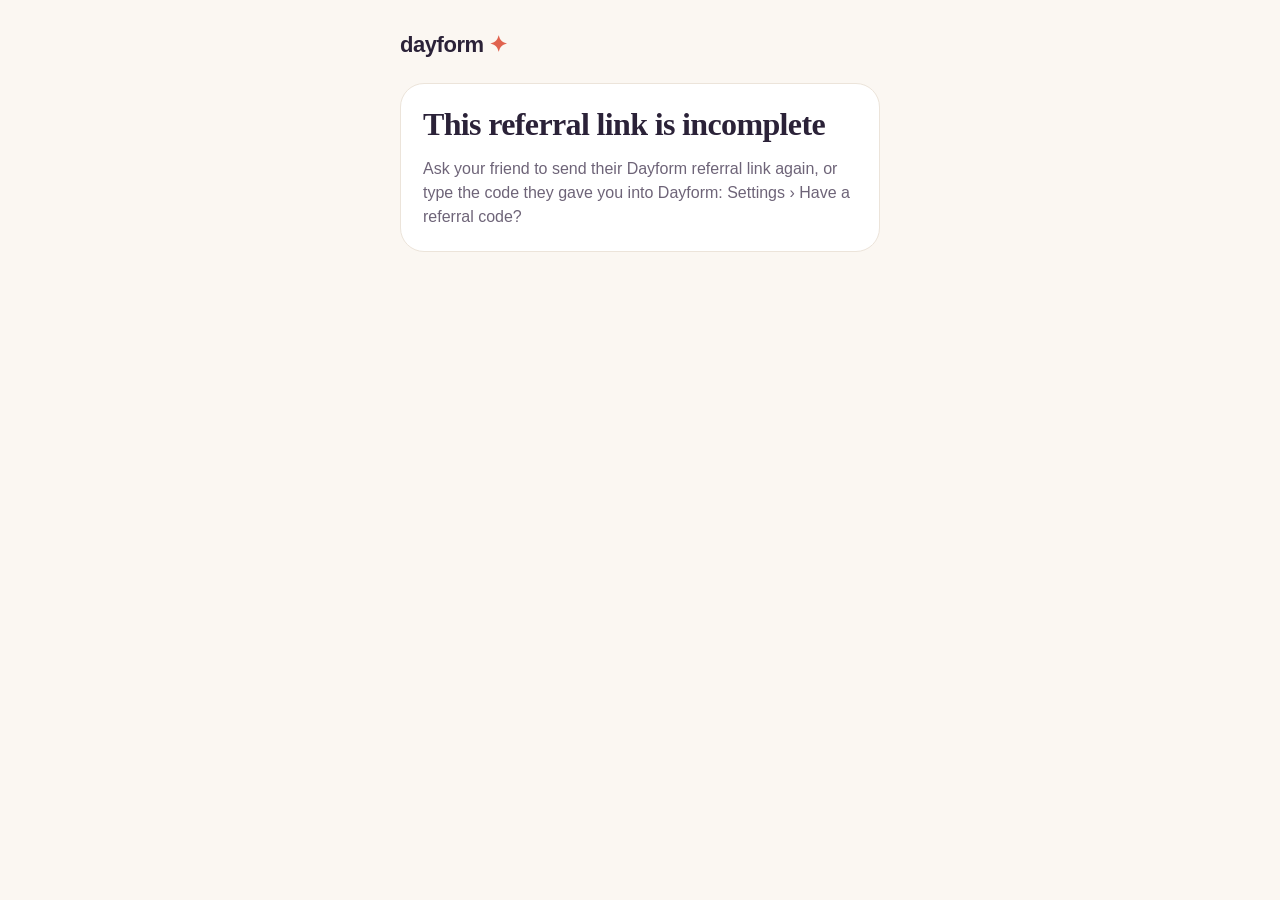
<file: r/index.html>
<!doctype html>
<html lang="en" dir="ltr">
<head>
<meta charset="utf-8">
<meta name="viewport" content="width=device-width, initial-scale=1, viewport-fit=cover">
<meta name="referrer" content="no-referrer">
<meta name="robots" content="noindex">
<meta http-equiv="Content-Security-Policy" content="default-src 'none'; style-src 'unsafe-inline'; script-src 'unsafe-inline'; base-uri 'none'; form-action 'none'">
<title>You’re invited · Dayform</title>
<style>
  :root { --bg:#FBF7F2; --card:#FFFFFF; --ink:#2B2238; --soft:#6E6478; --accent:#E0634F; --plum:#5B3A6B; --plum-ink:#FFFFFF; --line:#ECE4DA; --sunken:#F3ECE3; }
  @media (prefers-color-scheme: dark) { :root { --bg:#17131C; --card:#221C29; --ink:#F6F0EA; --soft:#B9AFC2; --plum:#C9A7DB; --plum-ink:#1B1420; --line:#3A3242; --sunken:#1D1823; } }
  * { box-sizing:border-box; }
  body { margin:0; background:var(--bg); color:var(--ink); font:18px/1.5 -apple-system,BlinkMacSystemFont,"Segoe UI",Roboto,sans-serif; -webkit-font-smoothing:antialiased; }
  main { max-width:520px; margin:0 auto; padding:28px 20px calc(40px + env(safe-area-inset-bottom)); display:flex; flex-direction:column; gap:22px; }
  .brand { font-weight:700; letter-spacing:-.02em; font-size:22px; }
  .brand span { color:var(--accent); }
  h1 { font-size:32px; line-height:1.15; letter-spacing:-.02em; margin:0; font-family:"Iowan Old Style",Georgia,serif; font-weight:600; }
  .card { background:var(--card); border:1px solid var(--line); border-radius:24px; padding:22px; display:flex; flex-direction:column; gap:14px; }
  .muted { color:var(--soft); font-size:16px; margin:0; }
  .code { direction:ltr; unicode-bidi:isolate; text-align:center; font-size:30px; font-weight:700; letter-spacing:.08em; font-variant-numeric:tabular-nums; background:var(--sunken); border:1px solid var(--line); border-radius:18px; padding:18px 10px; overflow-wrap:anywhere; -webkit-user-select:all; user-select:all; }
  a.action, button.action { display:flex; align-items:center; justify-content:center; text-align:center; width:100%; min-height:58px; border-radius:18px; border:0; font:inherit; font-size:19px; font-weight:650; background:var(--plum); color:var(--plum-ink); cursor:pointer; text-decoration:none; padding:10px 16px; }
  button.secondary { background:transparent; color:var(--ink); border:1.5px solid var(--line); }
  ol { margin:0; padding-inline-start:1.3em; display:flex; flex-direction:column; gap:6px; }
  .hidden { display:none !important; }
</style>
</head>
<body>
<main>
  <div class="brand">dayform<span> ✦</span></div>

  <section id="invalid" class="card hidden">
    <h1>This referral link is incomplete</h1>
    <p class="muted">Ask your friend to send their Dayform referral link again, or type the code they gave you into Dayform: Settings › Have a referral code?</p>
  </section>

  <section id="invite" class="hidden" style="display:flex;flex-direction:column;gap:22px">
    <h1>A friend invited you to Dayform</h1>
    <p class="muted">Dayform is a private food, workout and journal diary for iPhone.</p>
    <div class="card">
      <p class="muted">Your friend’s referral code</p>
      <div id="code" class="code" aria-label="Referral code"></div>
      <button id="copy" class="action secondary" type="button">Copy code</button>
    </div>
    <a id="store" class="action" rel="noopener">Get Dayform on the App Store</a>
    <div class="card">
      <ol>
        <li>Install Dayform.</li>
        <li>Open it.</li>
        <li>Tap this link again, or enter the code in Settings › Have a referral code?</li>
      </ol>
      <p class="muted">Using the code costs you nothing. It thanks your friend with a free month once you have had Dayform for a week. Enter it before you start referring friends yourself.</p>
    </div>
    <p id="other" class="muted hidden">Dayform is for iPhone. Open this link on yours.</p>
    <p class="muted">This page has no trackers and no cookies. The code is kept after the # in the link, which your browser never sends to the website.</p>
  </section>

  <noscript><section class="card"><p class="muted">Your referral code is the part of this link after the #. Enter it in Dayform: Settings › Have a referral code?</p></section></noscript>
</main>
<script>
(function () {
  'use strict';
  // Dayform's numeric Apple ID (App Store Connect > App Information).
  // Until it is replaced, the App Store button and Safari's app banner are not shown.
  var APP_STORE_ID = '6834486675';
  // ================================================================================================================
  var ALPHABET = 'ABCDEFGHJKMNPQRSTUVWXYZ23456789';
  function read(text) {
    var s = '';
    try { s = decodeURIComponent(text || ''); } catch (e) { return null; }
    s = s.replace(/^#/, '').toUpperCase().replace(/[\s\-_]/g, '');
    if (s.indexOf('DF') === 0 && s.length === 10) s = s.slice(2);
    if (s.length !== 8) return null;
    for (var i = 0; i < s.length; i++) if (ALPHABET.indexOf(s.charAt(i)) < 0) return null;
    return 'DF-' + s.slice(0, 4) + '-' + s.slice(4);
  }
  var code = read(location.hash);
  if (!code) { document.getElementById('invalid').classList.remove('hidden'); return; }
  var link = location.origin + location.pathname + '#' + code;
  // Shown with textContent only: nothing from the link is ever treated as HTML.
  document.getElementById('code').textContent = code;
  document.getElementById('invite').classList.remove('hidden');
  var haveId = /^[0-9]+$/.test(APP_STORE_ID);
  if (haveId) document.getElementById('store').href = 'https://apps.apple.com/app/id' + APP_STORE_ID;
  else document.getElementById('store').classList.add('hidden');
  // Safari's own banner: "Open" when Dayform is installed, and it hands this link to the app.
  if (haveId) {
    var banner = document.createElement('meta');
    banner.name = 'apple-itunes-app';
    banner.content = 'app-id=' + APP_STORE_ID + ', app-argument=' + link;
    document.head.appendChild(banner);
  }
  var apple = /iPhone|iPad|iPod/.test(navigator.userAgent) || (navigator.platform === 'MacIntel' && navigator.maxTouchPoints > 1);
  if (!apple) document.getElementById('other').classList.remove('hidden');
  var copy = document.getElementById('copy');
  copy.addEventListener('click', function () {
    var done = function () { copy.textContent = 'Copied'; setTimeout(function () { copy.textContent = 'Copy code'; }, 2500); };
    if (navigator.clipboard && navigator.clipboard.writeText) navigator.clipboard.writeText(code).then(done, function () {});
    else { var range = document.createRange(); range.selectNodeContents(document.getElementById('code')); var sel = getSelection(); sel.removeAllRanges(); sel.addRange(range); try { if (document.execCommand('copy')) done(); } catch (e) {} }
  });
})();
</script>
</body>
</html>
</file>
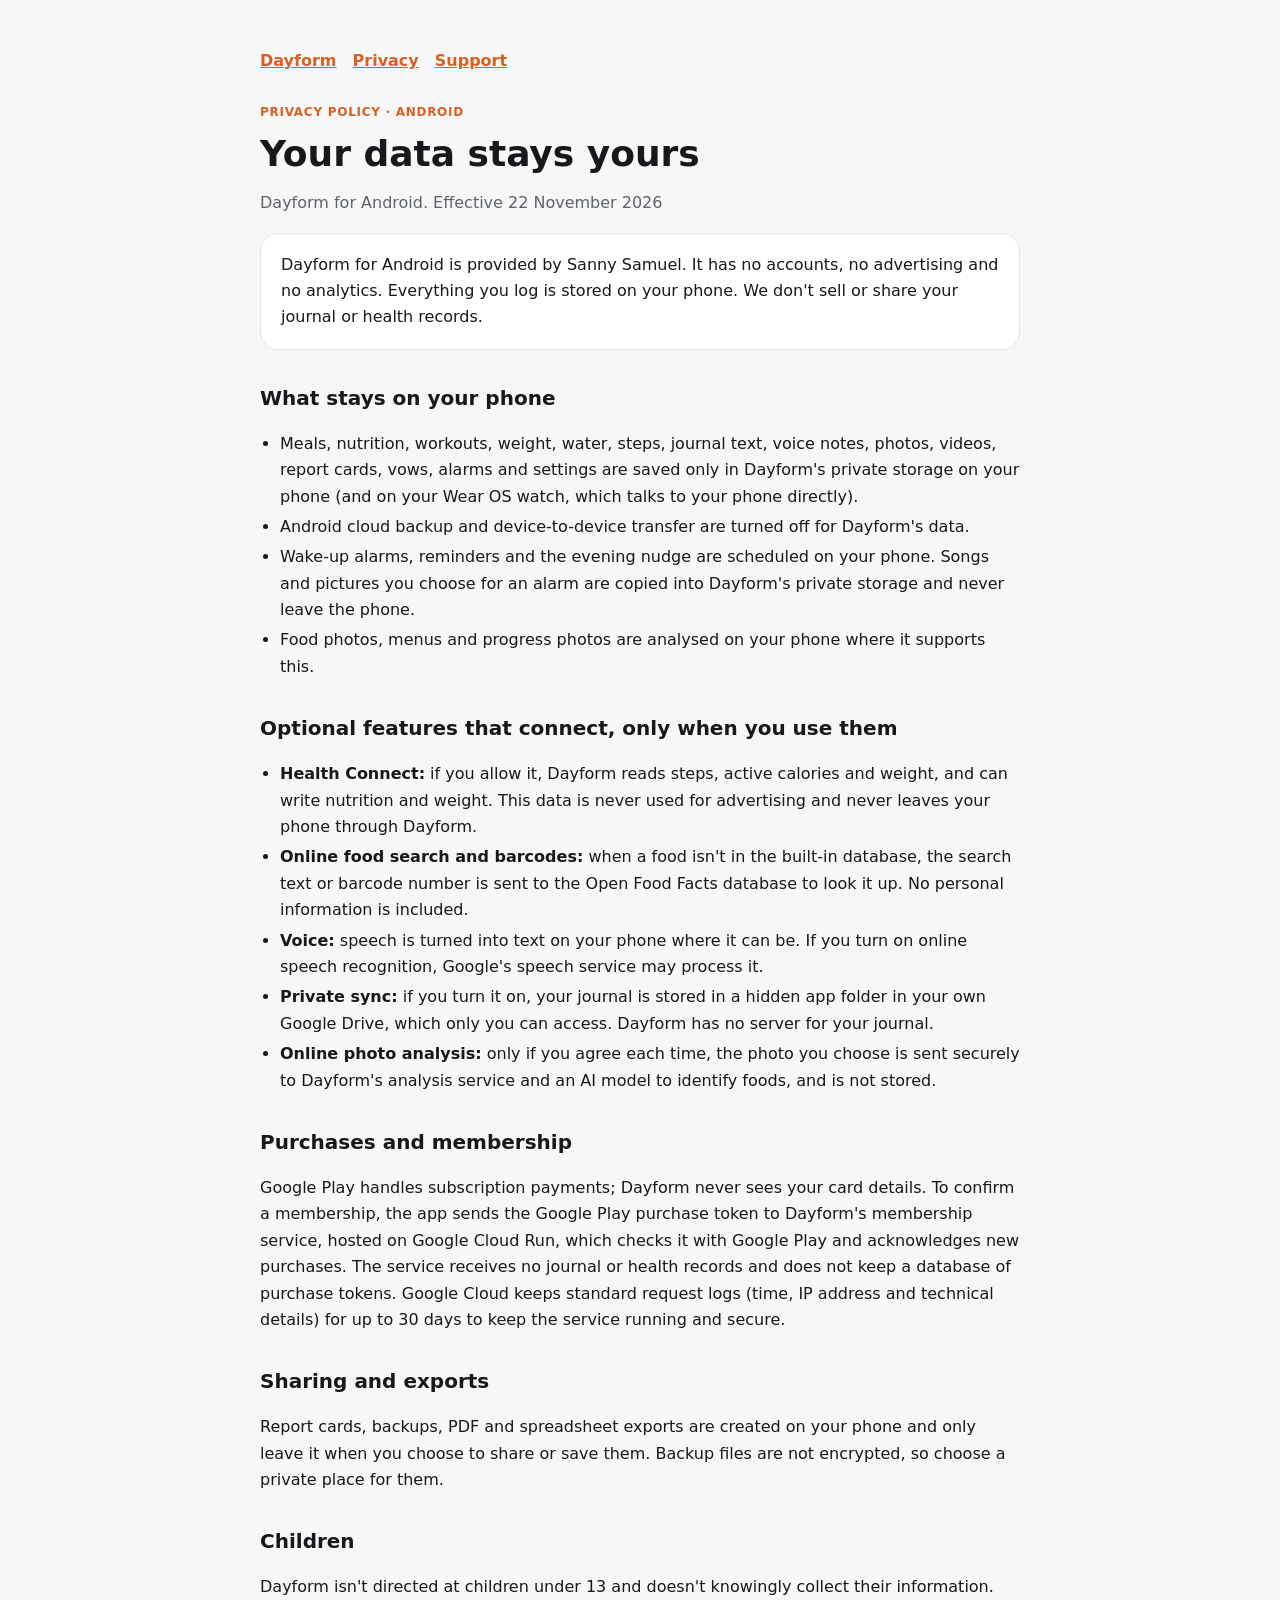
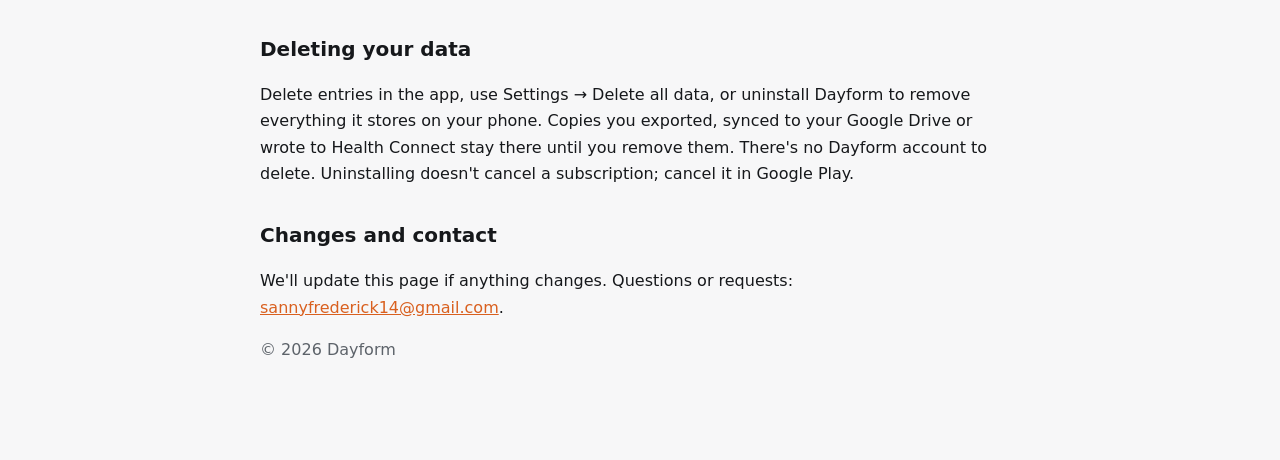
<file: android-privacy.html>
<!doctype html><html lang="en"><head><meta charset="utf-8"><meta name="viewport" content="width=device-width,initial-scale=1"><title>Dayform for Android Privacy Policy</title><meta name="description" content="Dayform for Android privacy policy: no accounts, no ads, no tracking. Your food diary, workouts and journal stay on your Android phone."><link rel="canonical" href="https://frederickajay.github.io/dayform-site/android-privacy.html"><link rel="icon" type="image/png" sizes="32x32" href="media/favicon-32.png"><link rel="apple-touch-icon" href="media/apple-touch-icon.png"><meta property="og:image" content="https://frederickajay.github.io/dayform-site/media/dayform-share.jpg"><link rel="stylesheet" href="style.css"></head>
<body><main><nav><a href="./">Dayform</a><a href="privacy.html">Privacy</a><a href="support.html">Support</a></nav>
<span class="eyebrow">Privacy Policy · Android</span><h1>Your data stays yours</h1><p class="muted">Dayform for Android. Effective 22 November 2026</p>
<div class="card">Dayform for Android is provided by Sanny Samuel. It has no accounts, no advertising and no analytics. Everything you log is stored on your phone. We don't sell or share your journal or health records.</div>
<h2>What stays on your phone</h2>
<ul><li>Meals, nutrition, workouts, weight, water, steps, journal text, voice notes, photos, videos, report cards, vows, alarms and settings are saved only in Dayform's private storage on your phone (and on your Wear OS watch, which talks to your phone directly).</li>
<li>Android cloud backup and device-to-device transfer are turned off for Dayform's data.</li>
<li>Wake-up alarms, reminders and the evening nudge are scheduled on your phone. Songs and pictures you choose for an alarm are copied into Dayform's private storage and never leave the phone.</li>
<li>Food photos, menus and progress photos are analysed on your phone where it supports this.</li></ul>
<h2>Optional features that connect, only when you use them</h2>
<ul><li><strong>Health Connect:</strong> if you allow it, Dayform reads steps, active calories and weight, and can write nutrition and weight. This data is never used for advertising and never leaves your phone through Dayform.</li>
<li><strong>Online food search and barcodes:</strong> when a food isn't in the built-in database, the search text or barcode number is sent to the Open Food Facts database to look it up. No personal information is included.</li>
<li><strong>Voice:</strong> speech is turned into text on your phone where it can be. If you turn on online speech recognition, Google's speech service may process it.</li>
<li><strong>Private sync:</strong> if you turn it on, your journal is stored in a hidden app folder in your own Google Drive, which only you can access. Dayform has no server for your journal.</li>
<li><strong>Online photo analysis:</strong> only if you agree each time, the photo you choose is sent securely to Dayform's analysis service and an AI model to identify foods, and is not stored.</li></ul>
<h2>Purchases and membership</h2>
<p>Google Play handles subscription payments; Dayform never sees your card details. To confirm a membership, the app sends the Google Play purchase token to Dayform's membership service, hosted on Google Cloud Run, which checks it with Google Play and acknowledges new purchases. The service receives no journal or health records and does not keep a database of purchase tokens. Google Cloud keeps standard request logs (time, IP address and technical details) for up to 30 days to keep the service running and secure.</p>
<h2>Sharing and exports</h2>
<p>Report cards, backups, PDF and spreadsheet exports are created on your phone and only leave it when you choose to share or save them. Backup files are not encrypted, so choose a private place for them.</p>
<h2>Children</h2>
<p>Dayform isn't directed at children under 13 and doesn't knowingly collect their information.</p>
<h2>Deleting your data</h2>
<p>Delete entries in the app, use Settings → Delete all data, or uninstall Dayform to remove everything it stores on your phone. Copies you exported, synced to your Google Drive or wrote to Health Connect stay there until you remove them. There's no Dayform account to delete. Uninstalling doesn't cancel a subscription; cancel it in Google Play.</p>
<h2>Changes and contact</h2>
<p>We'll update this page if anything changes. Questions or requests: <a href="mailto:sannyfrederick14@gmail.com">sannyfrederick14@gmail.com</a>.</p>
<p class="muted">© 2026 Dayform</p></main></body></html>
</file>
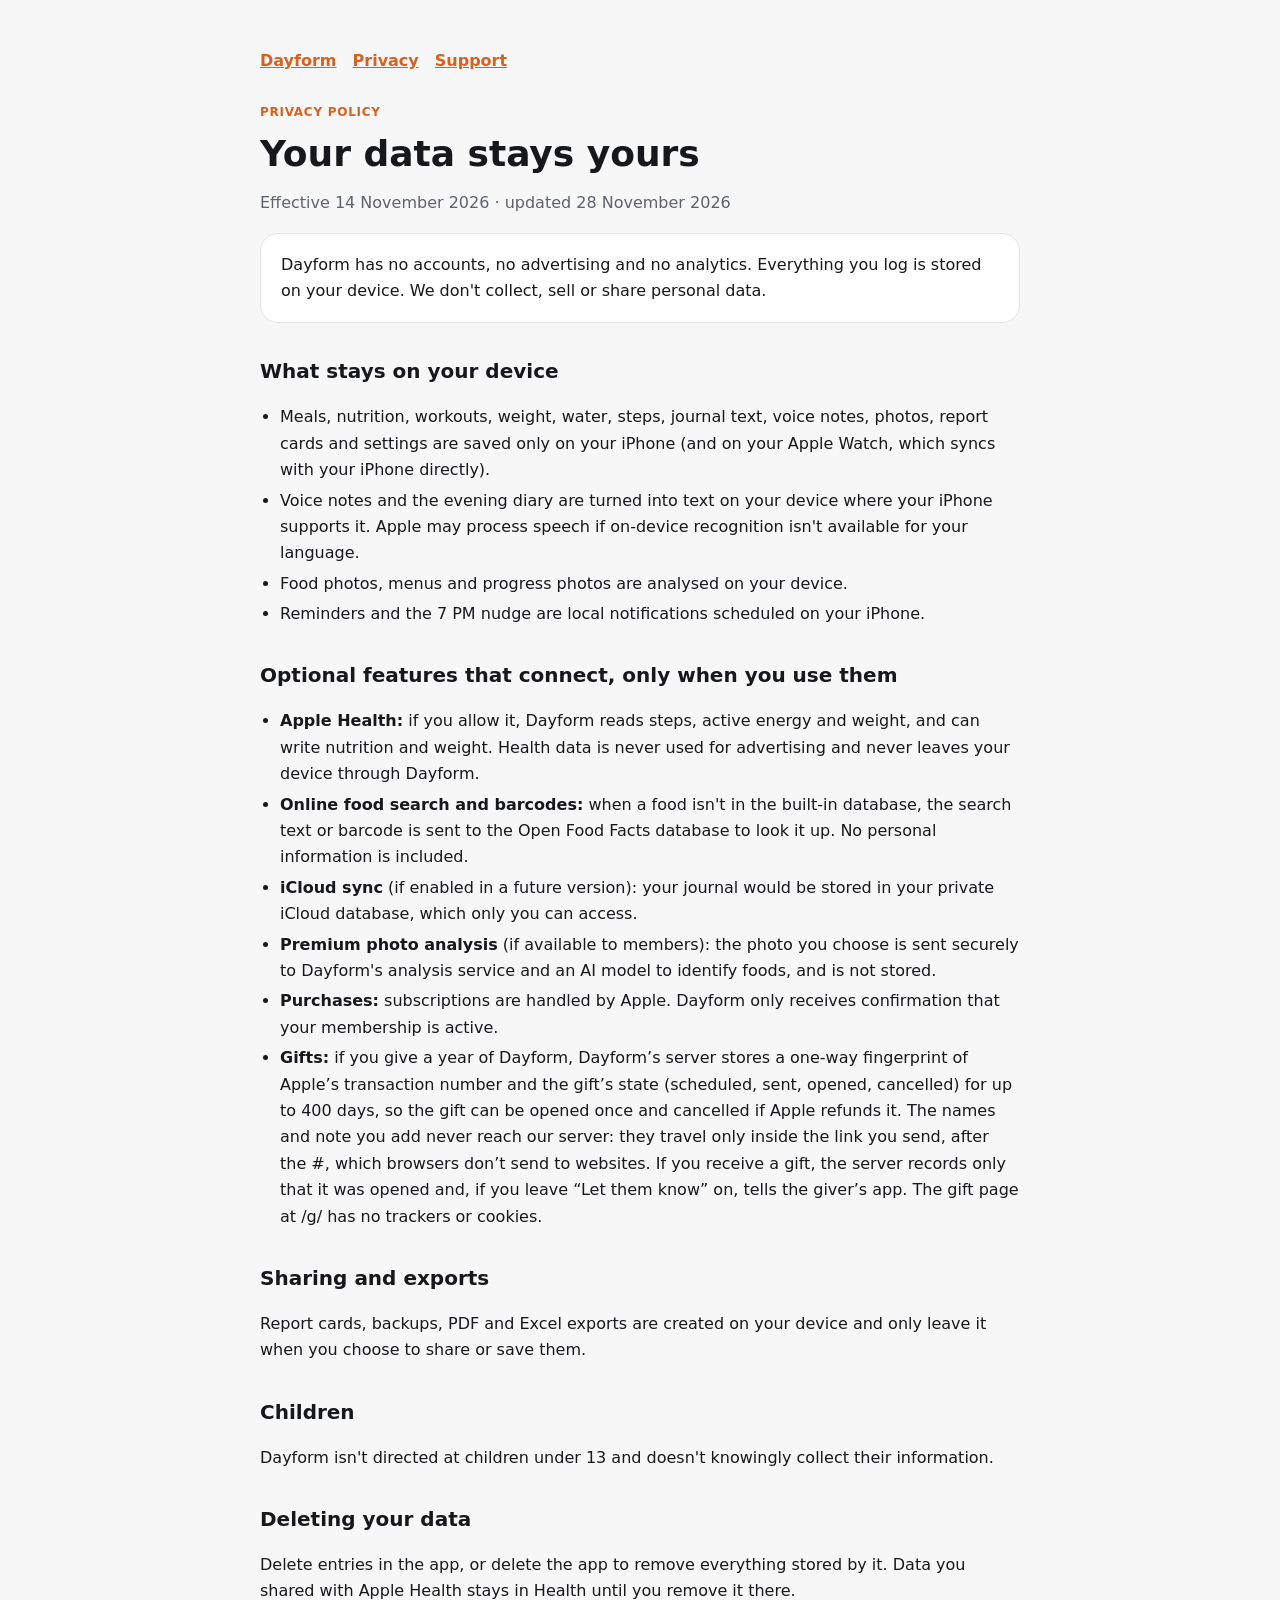
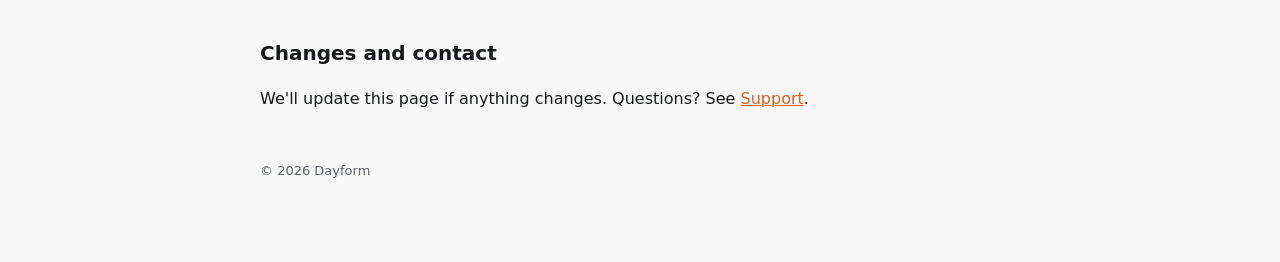
<file: privacy.html>
<!doctype html><html lang="en"><head><meta charset="utf-8"><meta name="viewport" content="width=device-width,initial-scale=1"><title>Dayform Privacy Policy</title><meta name="description" content="Dayform privacy policy: no accounts, no ads, no tracking. Your food diary, workouts and health data stay on your iPhone."><link rel="canonical" href="https://frederickajay.github.io/dayform-site/privacy.html"><meta name="apple-itunes-app" content="app-id=6834486675"><link rel="icon" type="image/png" sizes="32x32" href="media/favicon-32.png"><link rel="apple-touch-icon" href="media/apple-touch-icon.png"><meta property="og:image" content="https://frederickajay.github.io/dayform-site/media/dayform-share.jpg"><link rel="stylesheet" href="style.css"></head>
<body><main><nav><a href="./">Dayform</a><a href="privacy.html">Privacy</a><a href="support.html">Support</a></nav>
<span class="eyebrow">Privacy Policy</span><h1>Your data stays yours</h1><p class="muted">Effective 14 November 2026 · updated 28 November 2026</p>
<div class="card">Dayform has no accounts, no advertising and no analytics. Everything you log is stored on your device. We don't collect, sell or share personal data.</div>
<h2>What stays on your device</h2>
<ul><li>Meals, nutrition, workouts, weight, water, steps, journal text, voice notes, photos, report cards and settings are saved only on your iPhone (and on your Apple Watch, which syncs with your iPhone directly).</li>
<li>Voice notes and the evening diary are turned into text on your device where your iPhone supports it. Apple may process speech if on-device recognition isn't available for your language.</li>
<li>Food photos, menus and progress photos are analysed on your device.</li>
<li>Reminders and the 7 PM nudge are local notifications scheduled on your iPhone.</li></ul>
<h2>Optional features that connect, only when you use them</h2>
<ul><li><strong>Apple Health:</strong> if you allow it, Dayform reads steps, active energy and weight, and can write nutrition and weight. Health data is never used for advertising and never leaves your device through Dayform.</li>
<li><strong>Online food search and barcodes:</strong> when a food isn't in the built-in database, the search text or barcode is sent to the Open Food Facts database to look it up. No personal information is included.</li>
<li><strong>iCloud sync</strong> (if enabled in a future version): your journal would be stored in your private iCloud database, which only you can access.</li>
<li><strong>Premium photo analysis</strong> (if available to members): the photo you choose is sent securely to Dayform's analysis service and an AI model to identify foods, and is not stored.</li>
<li><strong>Purchases:</strong> subscriptions are handled by Apple. Dayform only receives confirmation that your membership is active.</li>
<li><strong>Gifts:</strong> if you give a year of Dayform, Dayform’s server stores a one-way fingerprint of Apple’s transaction number and the gift’s state (scheduled, sent, opened, cancelled) for up to 400 days, so the gift can be opened once and cancelled if Apple refunds it. The names and note you add never reach our server: they travel only inside the link you send, after the #, which browsers don’t send to websites. If you receive a gift, the server records only that it was opened and, if you leave “Let them know” on, tells the giver’s app. The gift page at /g/ has no trackers or cookies.</li></ul>
<h2>Sharing and exports</h2><p>Report cards, backups, PDF and Excel exports are created on your device and only leave it when you choose to share or save them.</p>
<h2>Children</h2><p>Dayform isn't directed at children under 13 and doesn't knowingly collect their information.</p>
<h2>Deleting your data</h2><p>Delete entries in the app, or delete the app to remove everything stored by it. Data you shared with Apple Health stays in Health until you remove it there.</p>
<h2>Changes and contact</h2><p>We'll update this page if anything changes. Questions? See <a href="support.html">Support</a>.</p>
<footer>© 2026 Dayform</footer></main></body></html>
</file>
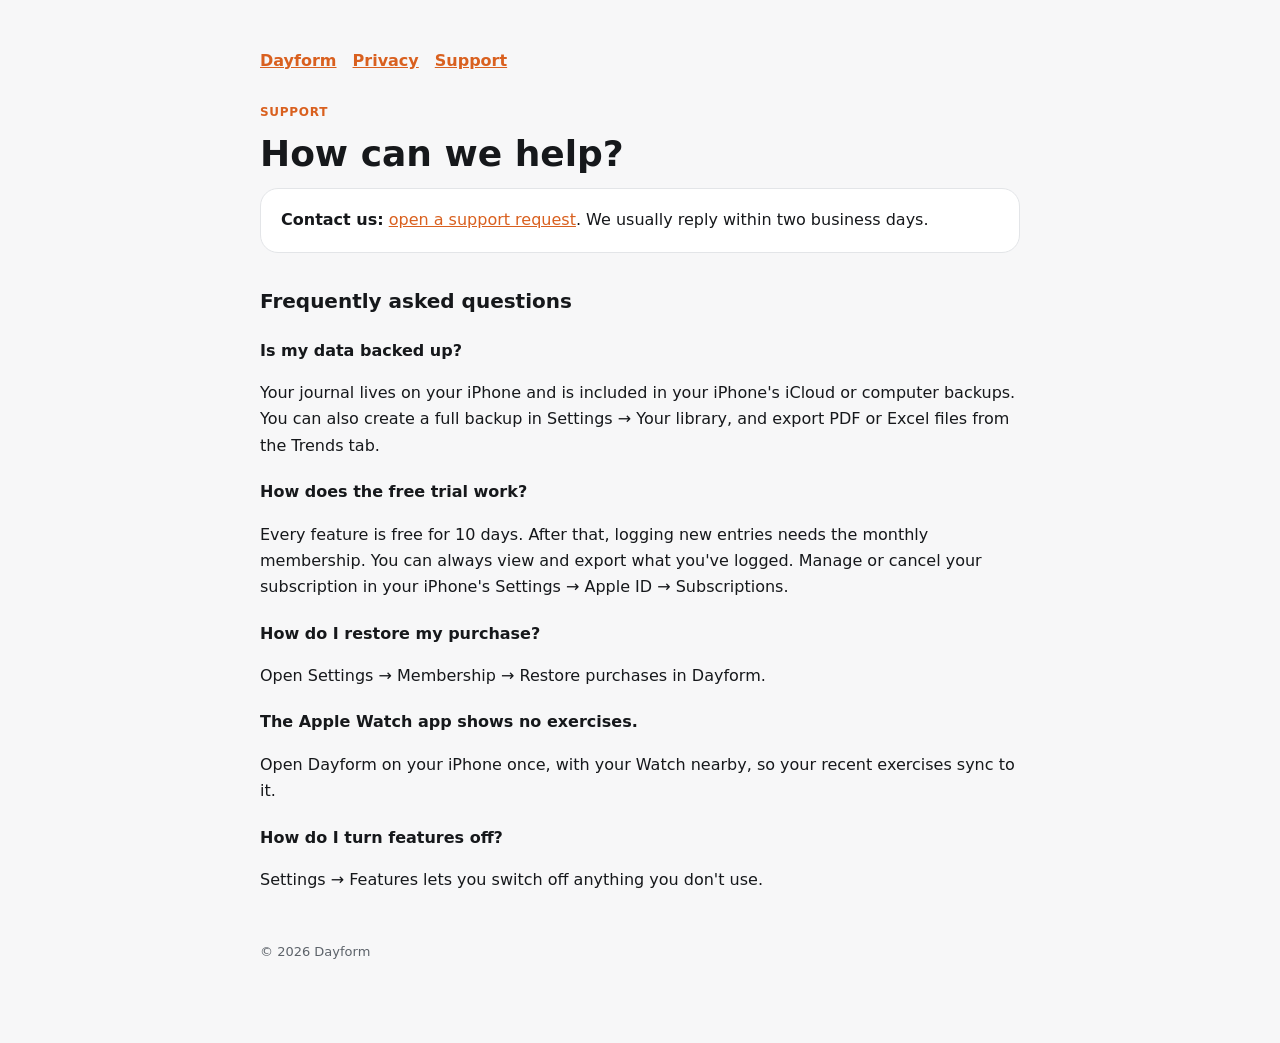
<file: support.html>
<!doctype html><html lang="en"><head><meta charset="utf-8"><meta name="viewport" content="width=device-width,initial-scale=1"><title>Dayform Support</title><meta name="description" content="Get help with Dayform, the private calorie counter, food diary and workout log for iPhone. FAQs and how to contact support."><link rel="canonical" href="https://frederickajay.github.io/dayform-site/support.html"><meta name="apple-itunes-app" content="app-id=6834486675"><link rel="icon" type="image/png" sizes="32x32" href="media/favicon-32.png"><link rel="apple-touch-icon" href="media/apple-touch-icon.png"><meta property="og:image" content="https://frederickajay.github.io/dayform-site/media/dayform-share.jpg"><link rel="stylesheet" href="style.css"></head>
<body><main><nav><a href="./">Dayform</a><a href="privacy.html">Privacy</a><a href="support.html">Support</a></nav>
<span class="eyebrow">Support</span><h1>How can we help?</h1>
<div class="card"><strong>Contact us:</strong> <a href="https://github.com/frederickajay/dayform-site/issues/new">open a support request</a>. We usually reply within two business days.</div>
<h2>Frequently asked questions</h2>
<h3>Is my data backed up?</h3><p>Your journal lives on your iPhone and is included in your iPhone's iCloud or computer backups. You can also create a full backup in Settings → Your library, and export PDF or Excel files from the Trends tab.</p>
<h3>How does the free trial work?</h3><p>Every feature is free for 10 days. After that, logging new entries needs the monthly membership. You can always view and export what you've logged. Manage or cancel your subscription in your iPhone's Settings → Apple ID → Subscriptions.</p>
<h3>How do I restore my purchase?</h3><p>Open Settings → Membership → Restore purchases in Dayform.</p>
<h3>The Apple Watch app shows no exercises.</h3><p>Open Dayform on your iPhone once, with your Watch nearby, so your recent exercises sync to it.</p>
<h3>How do I turn features off?</h3><p>Settings → Features lets you switch off anything you don't use.</p>
<footer>© 2026 Dayform</footer></main></body></html>
</file>
<file: style.css>
:root{--bg:#0e0f11;--card:#17191c;--ink:#f2f3f4;--muted:#a3a8ae;--accent:#ff8c4d;--line:#2a2d31}
@media (prefers-color-scheme: light){:root{--bg:#f7f7f8;--card:#fff;--ink:#16181b;--muted:#5d636a;--accent:#d9601f;--line:#e3e5e8}}
*{box-sizing:border-box}body{margin:0;background:var(--bg);color:var(--ink);font:16px/1.65 -apple-system,BlinkMacSystemFont,"Segoe UI",Inter,system-ui,sans-serif;padding:0 16px}
main{max-width:760px;margin:0 auto;padding:48px 0 80px}a{color:var(--accent)}h1{font-size:36px;line-height:1.15;margin:8px 0 6px}h2{font-size:20px;margin:32px 0 6px}
.eyebrow{color:var(--accent);font-weight:700;letter-spacing:.06em;text-transform:uppercase;font-size:12px}.muted{color:var(--muted)}
.card{background:var(--card);border:1px solid var(--line);border-radius:18px;padding:18px 20px;margin:14px 0}nav{display:flex;gap:16px;margin-bottom:24px;font-weight:600}
ul{padding-left:20px}li{margin:4px 0}footer{margin-top:48px;color:var(--muted);font-size:13px}
.film{margin:28px auto 8px;max-width:360px;text-align:center}.film video{display:block;width:100%;height:auto;border-radius:22px;border:1px solid var(--line);background:#000}.film figcaption{font-size:13px;margin-top:8px}
.store{margin:18px 0}.store a{display:inline-block;line-height:0}.store img{height:53px;width:auto}.store.after-film{text-align:center;margin-top:4px}
.features{display:grid;grid-template-columns:1fr 1fr;gap:12px;margin:28px 0}.features .card{margin:0}.features h2{margin:0 0 6px;font-size:18px}.features p{margin:0;color:var(--muted)}
h3{font-size:16px;margin:20px 0 2px}
@media (max-width:620px){.features{grid-template-columns:1fr}}
</file>
